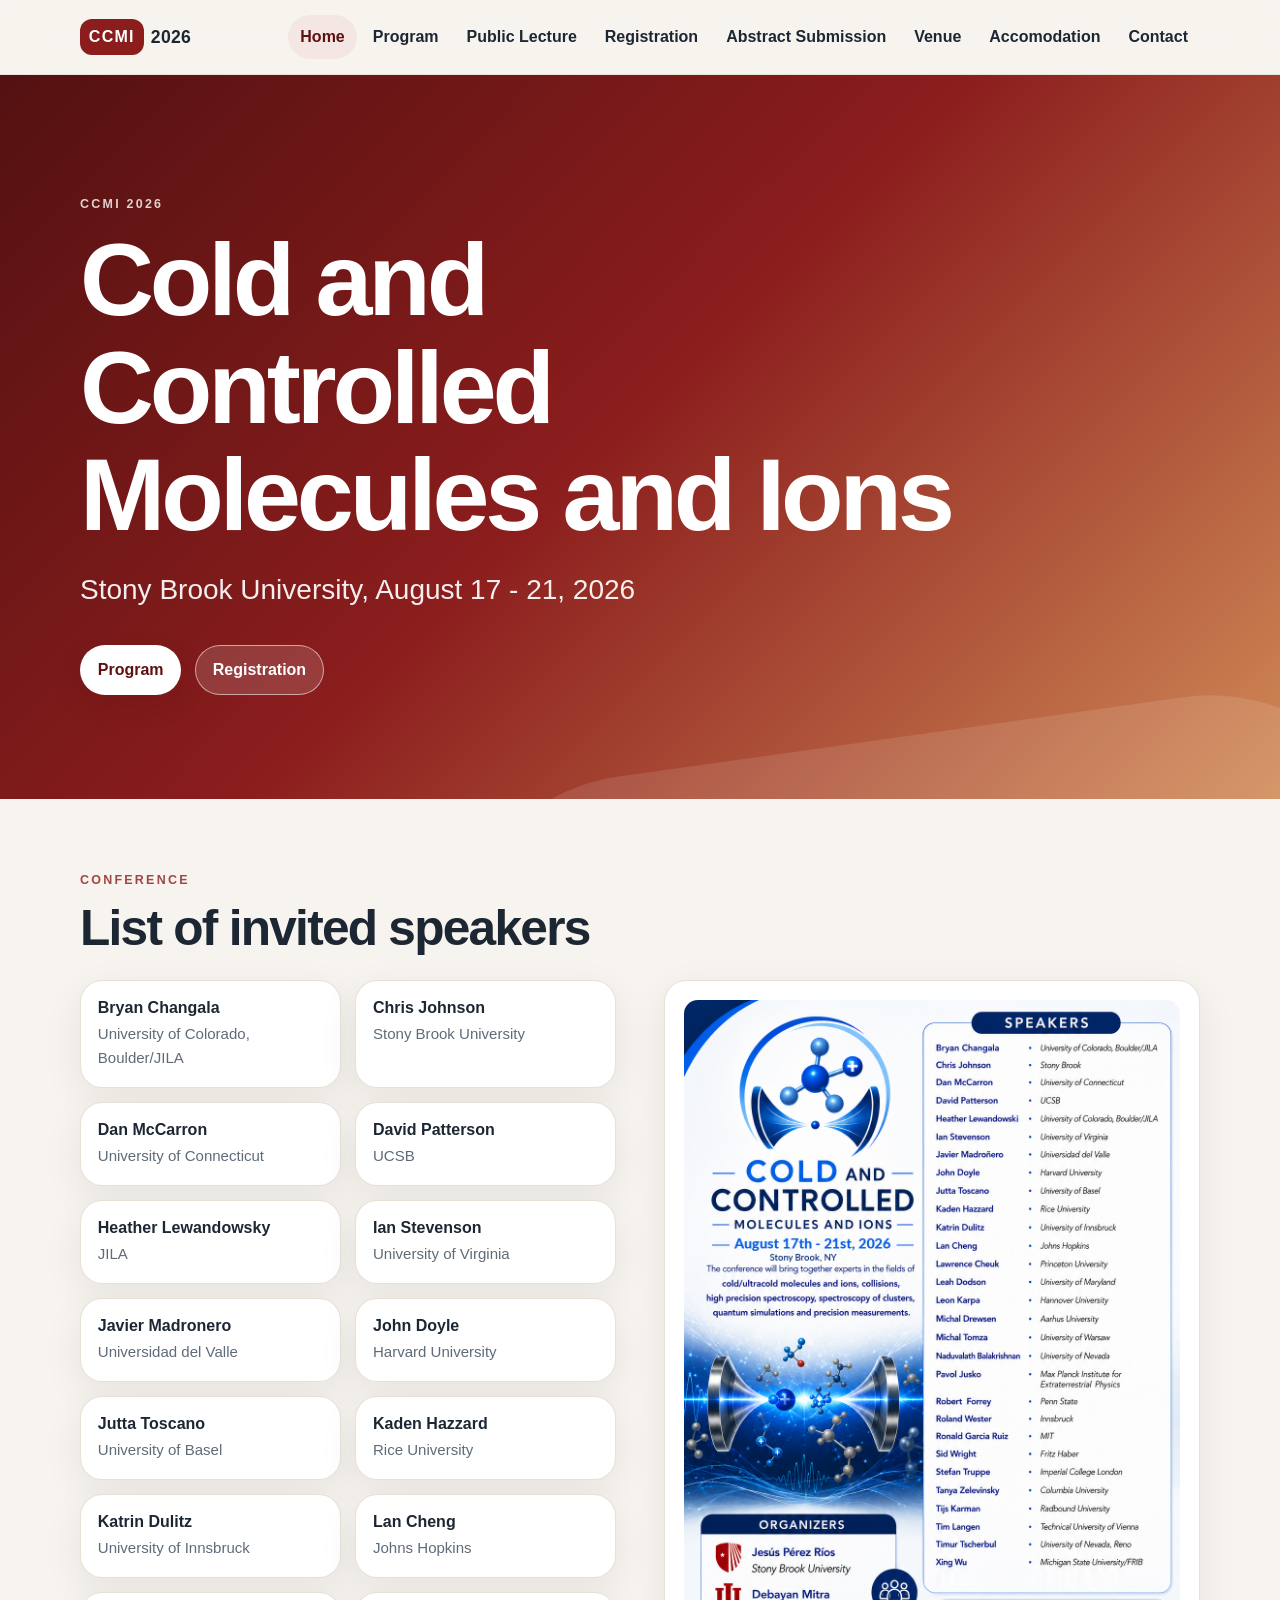
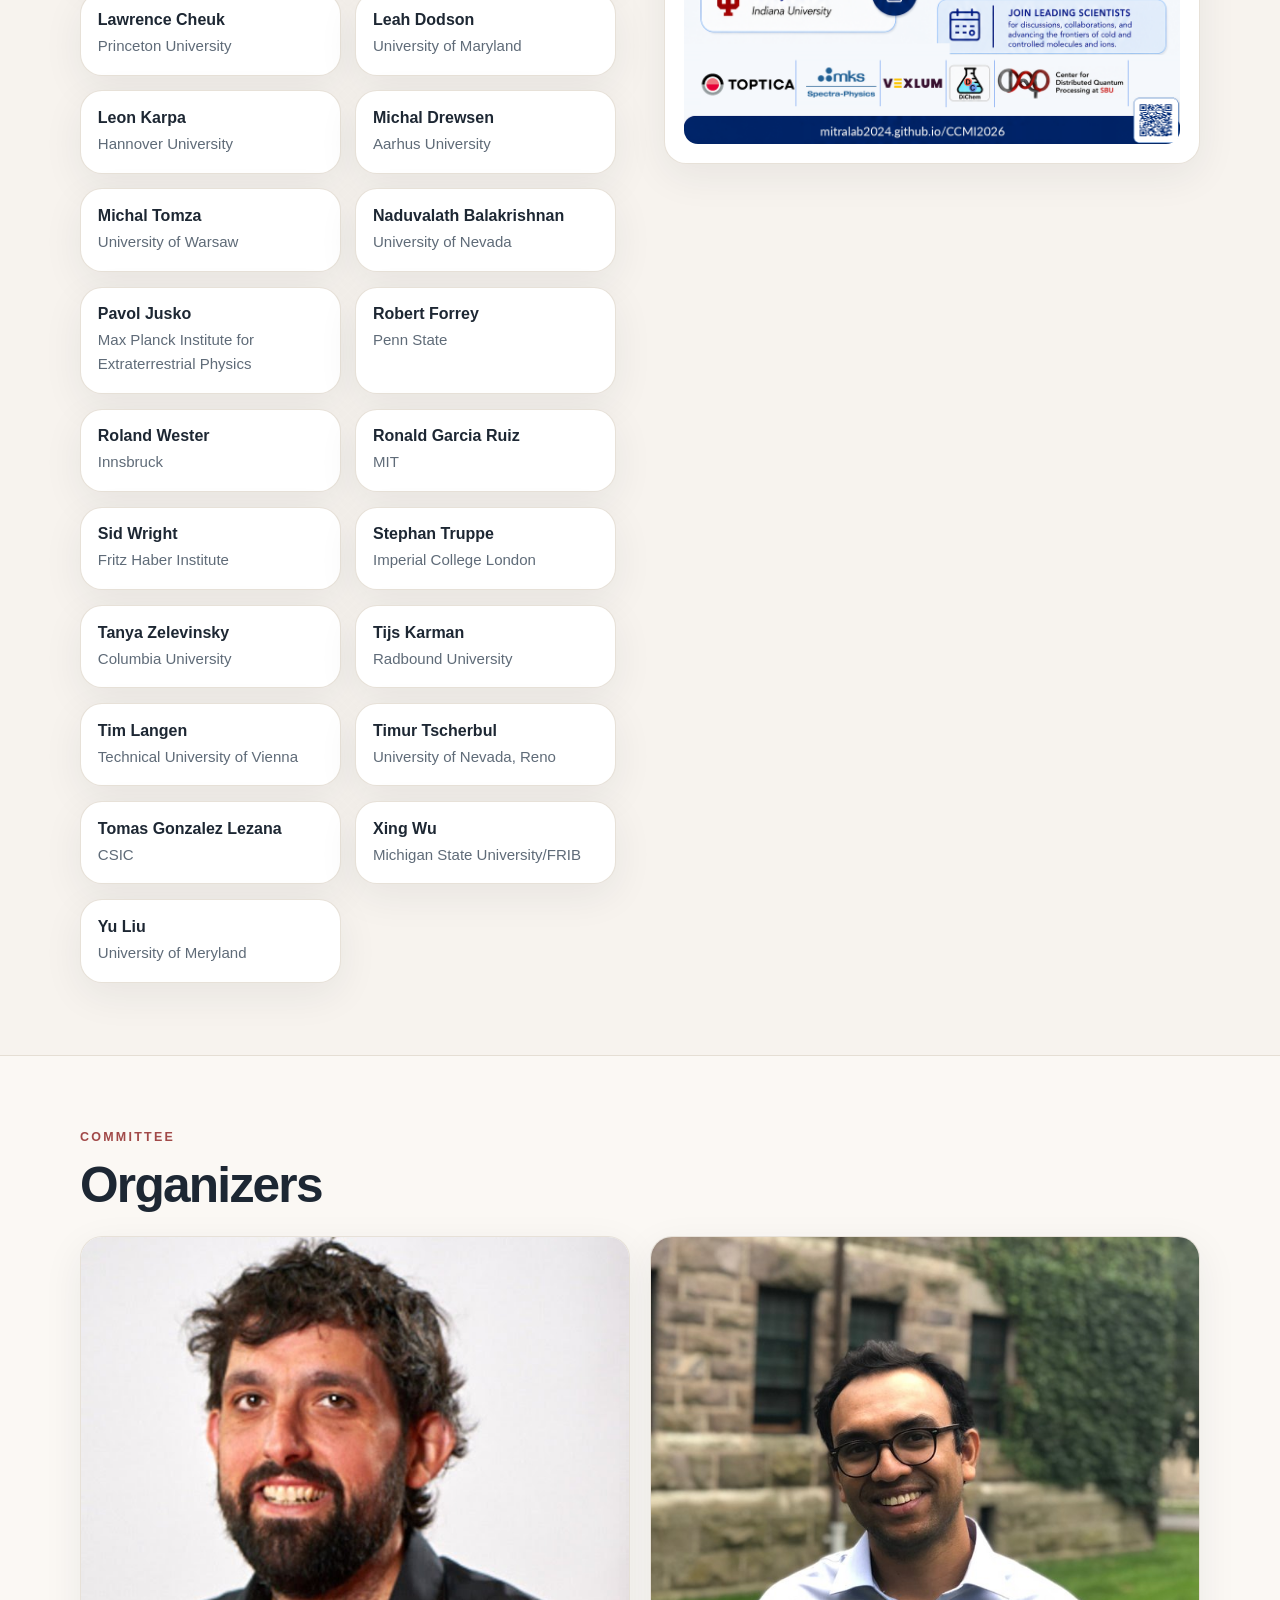
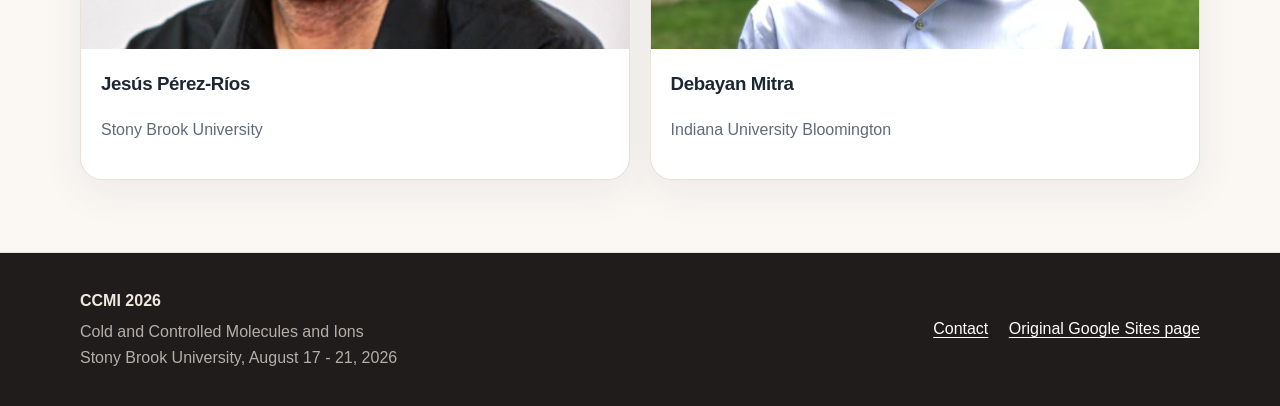
<file: index.html>
<!doctype html>
<html lang="en">
<head>
  <meta charset="utf-8">
  <meta name="viewport" content="width=device-width, initial-scale=1">
  <title>Home | CCMI 2026</title>
  <meta name="description" content="Cold and Controlled Molecules and Ions, Stony Brook University, August 17 - 21, 2026.">
  <meta name="google-site-verification" content="w68Z3fthPBbax9N0cDsS-JQqRQEaWdA3d3wQGxd3zi4">
  <link rel="stylesheet" href="assets/css/styles.css">
</head>
<body>
  <a class="skip-link" href="#main">Skip to main content</a>
  <header class="site-header">
    <div class="container nav-wrap">
      <a class="brand" href="index.html" aria-label="CCMI 2026 Home">
        <span class="brand-mark">CCMI</span>
        <span class="brand-text">2026</span>
      </a>
      <button class="nav-toggle" type="button" aria-expanded="false" aria-controls="site-nav">
        <span class="sr-only">Toggle navigation</span>
        <span></span><span></span><span></span>
      </button>
      <nav id="site-nav" class="site-nav" aria-label="Primary navigation">
          <a class="active" href="index.html" aria-current="page">Home</a>
          <a class="" href="program/">Program</a>
          <a class="" href="public-lecture/">Public Lecture</a>
          <a class="" href="registration/">Registration</a>
          <a class="" href="abstract-submission/">Abstract Submission</a>
          <a class="" href="venue/">Venue</a>
          <a class="" href="accomodation/">Accomodation</a>
          <a class="" href="contact/">Contact</a>
      </nav>
    </div>
  </header>

  <main id="main">

    <section class="hero">
      <div class="container hero-inner">
        <p class="eyebrow">CCMI 2026</p>
        <h1>Cold and Controlled Molecules and Ions</h1>
        <p class="hero-subtitle">Stony Brook University, August 17 - 21, 2026</p>
        <div class="hero-actions">
          <a class="button primary" href="program/">Program</a>
          <a class="button secondary" href="registration/">Registration</a>
        </div>
      </div>
    </section>

    <section class="section">
      <div class="container">
        <div class="section-heading">
          <p class="eyebrow">Conference</p>
          <h2>List of invited speakers</h2>
        </div>
        <div class="speakers-layout">
          <div class="speaker-list">
        <div class="speaker-grid">

          <article class="speaker-card">
            <h3>Bryan Changala</h3>
            <p>University of Colorado, Boulder/JILA</p>
          </article>

          <article class="speaker-card">
            <h3>Chris Johnson</h3>
            <p>Stony Brook University</p>
          </article>

          <article class="speaker-card">
            <h3>Dan McCarron</h3>
            <p>University of Connecticut</p>
          </article>

          <article class="speaker-card">
            <h3>David Patterson</h3>
            <p>UCSB</p>
          </article>

          <article class="speaker-card">
            <h3>Heather Lewandowsky</h3>
            <p>JILA</p>
          </article>

          <article class="speaker-card">
            <h3>Ian Stevenson</h3>
            <p>University of Virginia</p>
          </article>

          <article class="speaker-card">
            <h3>Javier Madronero</h3>
            <p>Universidad del Valle</p>
          </article>

          <article class="speaker-card">
            <h3>John Doyle</h3>
            <p>Harvard University</p>
          </article>

          <article class="speaker-card">
            <h3>Jutta Toscano</h3>
            <p>University of Basel</p>
          </article>

          <article class="speaker-card">
            <h3>Kaden Hazzard</h3>
            <p>Rice University</p>
          </article>

          <article class="speaker-card">
            <h3>Katrin Dulitz</h3>
            <p>University of Innsbruck</p>
          </article>

          <article class="speaker-card">
            <h3>Lan Cheng</h3>
            <p>Johns Hopkins</p>
          </article>

          <article class="speaker-card">
            <h3>Lawrence Cheuk</h3>
            <p>Princeton University</p>
          </article>

          <article class="speaker-card">
            <h3>Leah Dodson</h3>
            <p>University of Maryland</p>
          </article>

          <article class="speaker-card">
            <h3>Leon Karpa</h3>
            <p>Hannover University</p>
          </article>

          <article class="speaker-card">
            <h3>Michal Drewsen</h3>
            <p>Aarhus University</p>
          </article>

          <article class="speaker-card">
            <h3>Michal Tomza</h3>
            <p>University of Warsaw</p>
          </article>

          <article class="speaker-card">
            <h3>Naduvalath Balakrishnan</h3>
            <p>University of Nevada</p>
          </article>

          <article class="speaker-card">
            <h3>Pavol Jusko</h3>
            <p>Max Planck Institute for Extraterrestrial Physics</p>
          </article>

          <article class="speaker-card">
            <h3>Robert Forrey</h3>
            <p>Penn State</p>
          </article>

          <article class="speaker-card">
            <h3>Roland Wester</h3>
            <p>Innsbruck</p>
          </article>

          <article class="speaker-card">
            <h3>Ronald Garcia Ruiz</h3>
            <p>MIT</p>
          </article>

          <article class="speaker-card">
            <h3>Sid Wright</h3>
            <p>Fritz Haber Institute</p>
          </article>

          <article class="speaker-card">
            <h3>Stephan Truppe</h3>
            <p>Imperial College London</p>
          </article>

          <article class="speaker-card">
            <h3>Tanya Zelevinsky</h3>
            <p>Columbia University</p>
          </article>

          <article class="speaker-card">
            <h3>Tijs Karman</h3>
            <p>Radbound University</p>
          </article>

          <article class="speaker-card">
            <h3>Tim Langen</h3>
            <p>Technical University of Vienna</p>
          </article>

          <article class="speaker-card">
            <h3>Timur Tscherbul</h3>
            <p>University of Nevada, Reno</p>
          </article>

          <article class="speaker-card">
            <h3>Tomas Gonzalez Lezana</h3>
            <p>CSIC</p>
          </article>

          <article class="speaker-card">
            <h3>Xing Wu</h3>
            <p>Michigan State University/FRIB</p>
          </article>

          <article class="speaker-card">
            <h3>Yu Liu</h3>
            <p>University of Meryland</p>
          </article>
        </div>
          </div>
          <aside class="speaker-image-card" aria-label="CCMI 2026 conference graphic">
            <img src="assets/img/ccmi-2026-speakers.png" alt="CCMI 2026 Cold and Controlled Molecules and Ions Conference graphic" loading="lazy">
          </aside>
        </div>
      </div>
    </section>

    <section class="section alt-section">
      <div class="container">
        <div class="section-heading">
          <p class="eyebrow">Committee</p>
          <h2>Organizers</h2>
        </div>
        <div class="person-grid">

          <article class="person-card">
            <img src="assets/img/jesus-perez-rios.jpg" alt="Jesús Pérez-Ríos" loading="lazy">
            <div class="person-card-body">
              <h3>Jesús Pérez-Ríos</h3>
              <p>Stony Brook University</p>
            </div>
          </article>

          <article class="person-card">
            <img src="assets/img/debayan-mitra.jpg" alt="Debayan Mitra" loading="lazy">
            <div class="person-card-body">
              <h3>Debayan Mitra</h3>
              <p>Indiana University Bloomington</p>
            </div>
          </article>
        </div>
      </div>
    </section>

  </main>

  <footer class="site-footer">
    <div class="container footer-grid">
      <div>
        <strong>CCMI 2026</strong>
        <p>Cold and Controlled Molecules and Ions<br>Stony Brook University, August 17 - 21, 2026</p>
      </div>
      <div>
        <a href="contact/">Contact</a>
        <a href="https://sites.google.com/iu.edu/ccmi2026">Original Google Sites page</a>
      </div>
    </div>
  </footer>
  <script src="assets/js/main.js"></script>
</body>
</html>
</file>
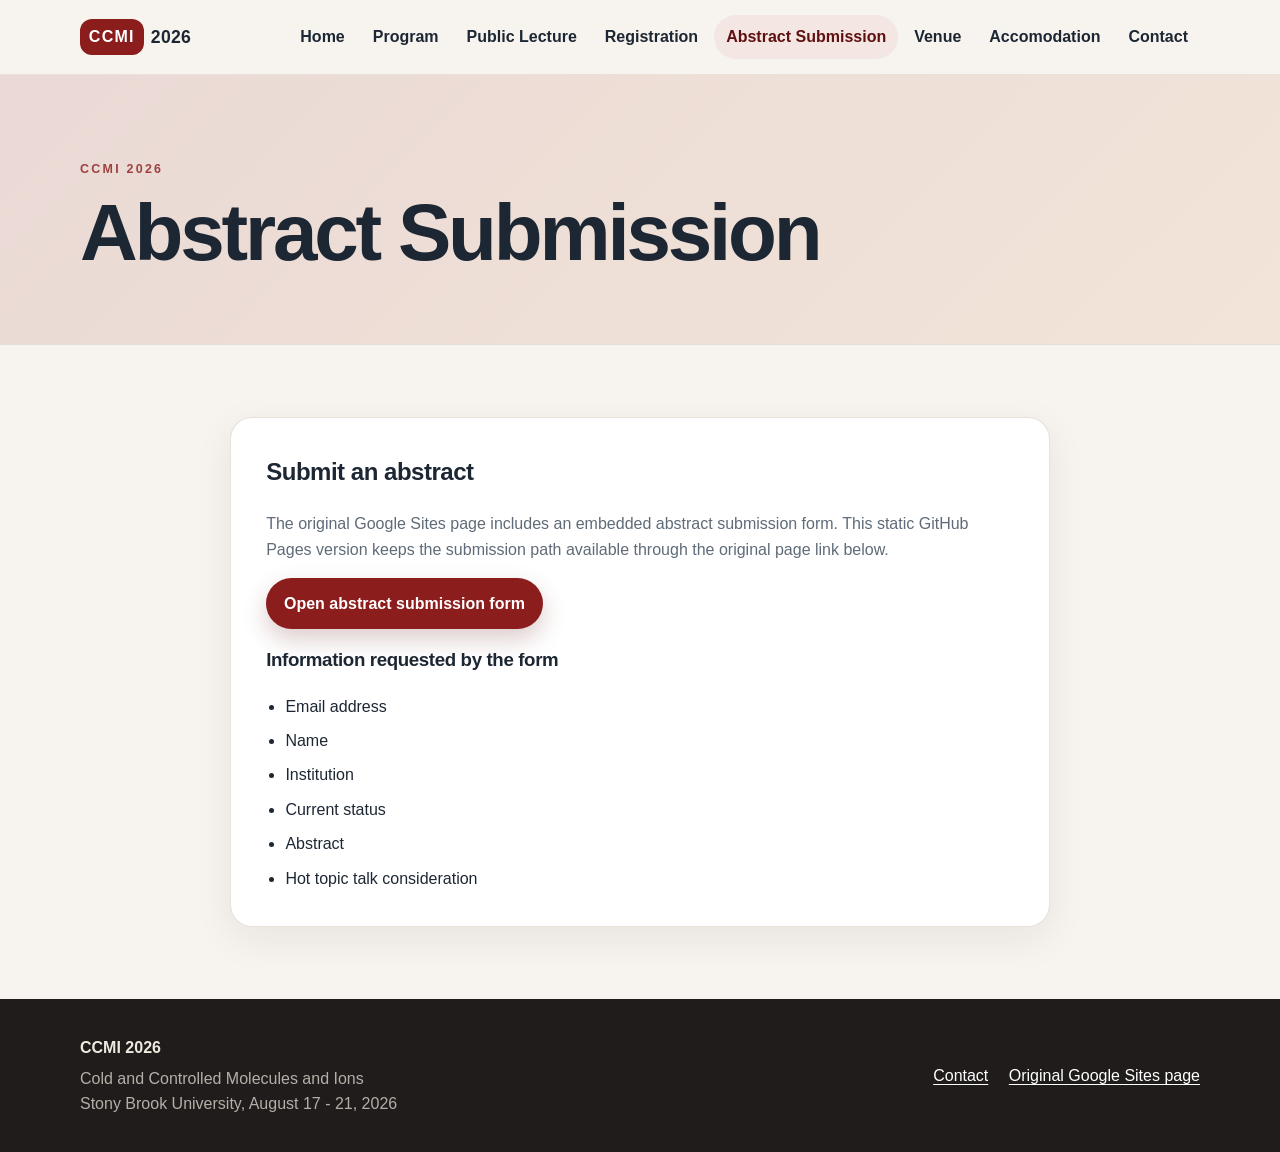
<file: abstract-submission/index.html>
<!doctype html>
<html lang="en">
<head>
  <meta charset="utf-8">
  <meta name="viewport" content="width=device-width, initial-scale=1">
  <title>Abstract Submission | CCMI 2026</title>
  <meta name="description" content="CCMI 2026 abstract submission information.">
  <meta name="google-site-verification" content="w68Z3fthPBbax9N0cDsS-JQqRQEaWdA3d3wQGxd3zi4">
  <link rel="stylesheet" href="../assets/css/styles.css">
</head>
<body>
  <a class="skip-link" href="#main">Skip to main content</a>
  <header class="site-header">
    <div class="container nav-wrap">
      <a class="brand" href="../index.html" aria-label="CCMI 2026 Home">
        <span class="brand-mark">CCMI</span>
        <span class="brand-text">2026</span>
      </a>
      <button class="nav-toggle" type="button" aria-expanded="false" aria-controls="site-nav">
        <span class="sr-only">Toggle navigation</span>
        <span></span><span></span><span></span>
      </button>
      <nav id="site-nav" class="site-nav" aria-label="Primary navigation">
          <a class="" href="../index.html">Home</a>
          <a class="" href="../program/">Program</a>
          <a class="" href="../public-lecture/">Public Lecture</a>
          <a class="" href="../registration/">Registration</a>
          <a class="active" href="../abstract-submission/" aria-current="page">Abstract Submission</a>
          <a class="" href="../venue/">Venue</a>
          <a class="" href="../accomodation/">Accomodation</a>
          <a class="" href="../contact/">Contact</a>
      </nav>
    </div>
  </header>

  <main id="main">

    <section class="page-hero">
      <div class="container">
        <p class="eyebrow">CCMI 2026</p>
        <h1>Abstract Submission</h1>
      </div>
    </section>
    <section class="section">
      <div class="container narrow">
        <div class="content-card">
          <h2>Submit an abstract</h2>
          <p>The original Google Sites page includes an embedded abstract submission form. This static GitHub Pages version keeps the submission path available through the original page link below.</p>
          <p><a class="button primary" href="https://sites.google.com/iu.edu/ccmi2026/abstract-submission">Open abstract submission form</a></p>
          <h3>Information requested by the form</h3>
          <ul class="check-list">
            <li>Email address</li>
            <li>Name</li>
            <li>Institution</li>
            <li>Current status</li>
            <li>Abstract</li>
            <li>Hot topic talk consideration</li>
          </ul>
          <!-- Maintainer note: If you have the Google Forms embed URL, replace the button above with an iframe such as:
          <iframe src="PASTE_GOOGLE_FORMS_EMBED_URL_HERE" width="100%" height="1200" frameborder="0" marginheight="0" marginwidth="0">Loading...</iframe>
          -->
        </div>
      </div>
    </section>

  </main>

  <footer class="site-footer">
    <div class="container footer-grid">
      <div>
        <strong>CCMI 2026</strong>
        <p>Cold and Controlled Molecules and Ions<br>Stony Brook University, August 17 - 21, 2026</p>
      </div>
      <div>
        <a href="../contact/">Contact</a>
        <a href="https://sites.google.com/iu.edu/ccmi2026">Original Google Sites page</a>
      </div>
    </div>
  </footer>
  <script src="../assets/js/main.js"></script>
</body>
</html>
</file>
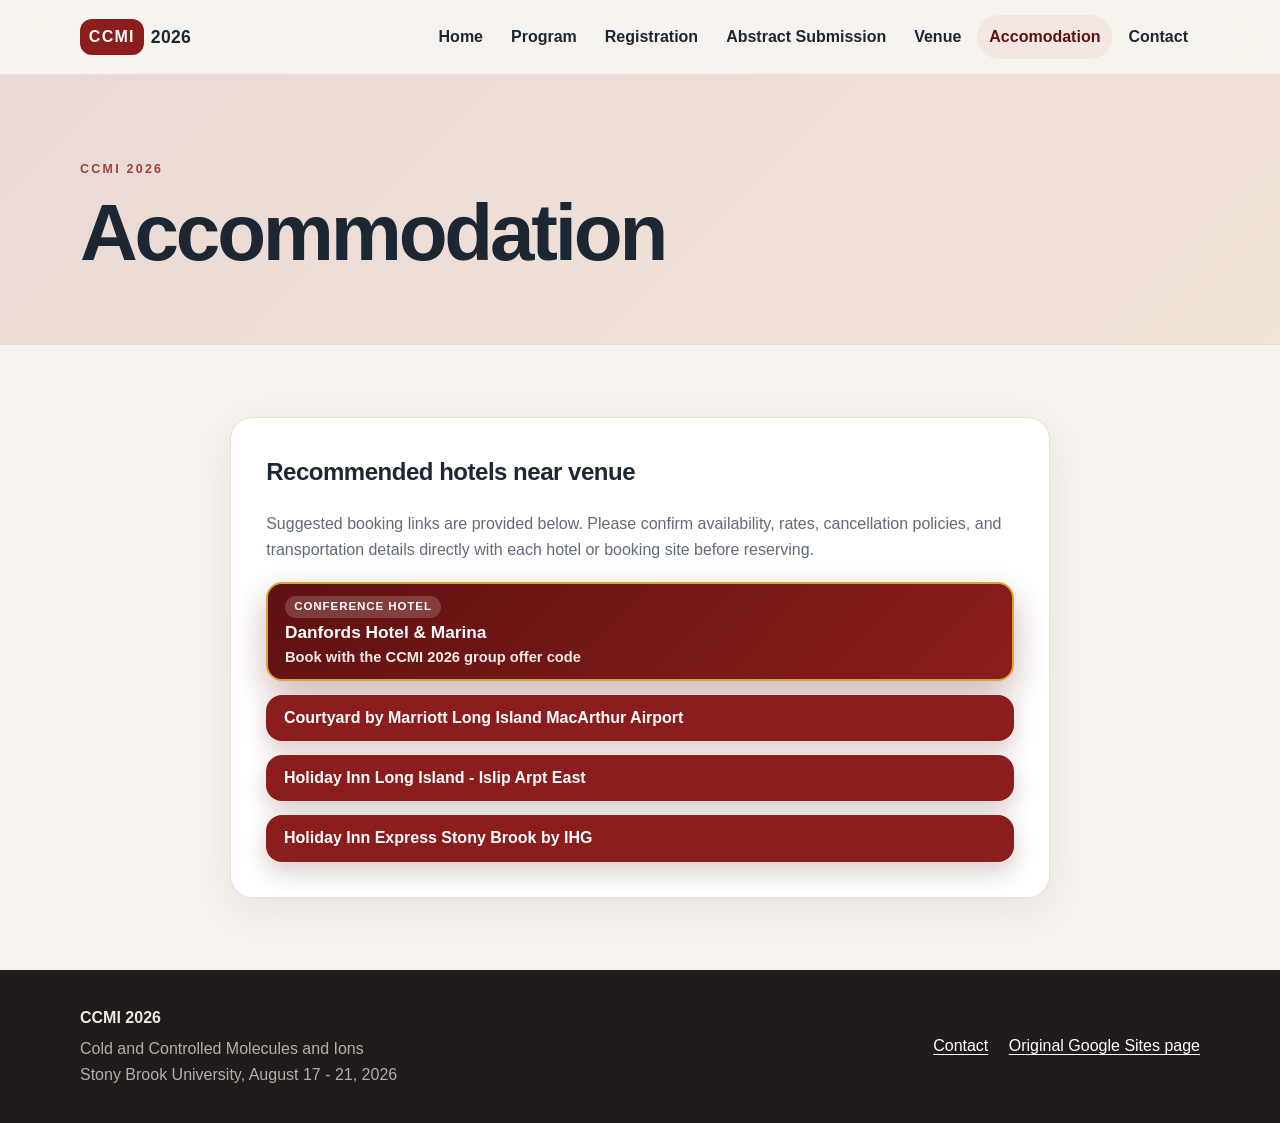
<file: accommodation/index.html>
<!doctype html>
<html lang="en">
<head>
  <meta charset="utf-8">
  <meta name="viewport" content="width=device-width, initial-scale=1">
  <title>Accommodation | CCMI 2026</title>
  <meta name="description" content="CCMI 2026 accommodation information.">
  <meta name="google-site-verification" content="w68Z3fthPBbax9N0cDsS-JQqRQEaWdA3d3wQGxd3zi4">
  <link rel="stylesheet" href="../assets/css/styles.css">
</head>
<body>
  <a class="skip-link" href="#main">Skip to main content</a>
  <header class="site-header">
    <div class="container nav-wrap">
      <a class="brand" href="../index.html" aria-label="CCMI 2026 Home">
        <span class="brand-mark">CCMI</span>
        <span class="brand-text">2026</span>
      </a>
      <button class="nav-toggle" type="button" aria-expanded="false" aria-controls="site-nav">
        <span class="sr-only">Toggle navigation</span>
        <span></span><span></span><span></span>
      </button>
      <nav id="site-nav" class="site-nav" aria-label="Primary navigation">
          <a class="" href="../index.html">Home</a>
          <a class="" href="../program/">Program</a>
          <a class="" href="../registration/">Registration</a>
          <a class="" href="../abstract-submission/">Abstract Submission</a>
          <a class="" href="../venue/">Venue</a>
          <a class="active" href="../accomodation/" aria-current="page">Accomodation</a>
          <a class="" href="../contact/">Contact</a>
      </nav>
    </div>
  </header>

  <main id="main">

    <section class="page-hero">
      <div class="container">
        <p class="eyebrow">CCMI 2026</p>
        <h1>Accommodation</h1>
      </div>
    </section>
    <section class="section">
      <div class="container narrow">
        <div class="content-card">
          <h2>Recommended hotels near venue</h2>
          <p>Suggested booking links are provided below. Please confirm availability, rates, cancellation policies, and transportation details directly with each hotel or booking site before reserving.</p>
          <div class="hotel-links" aria-label="Recommended hotel booking links">
          <a class="button primary conference-hotel" href="https://reservations.danfords.com/promo?offerCode=2026PHYS26&amp;hotel=PVDDHM" target="_blank" rel="noopener noreferrer">
            <span class="hotel-badge">Conference hotel</span>
            <span class="hotel-name">Danfords Hotel &amp; Marina</span>
            <span class="hotel-note">Book with the CCMI 2026 group offer code</span>
          </a>
          <a class="button primary" href="https://www.expedia.com/Ronkonkoma-Hotels-Courtyard-By-Marriott-Long-Island-MacArthur-Airport.h854422.Hotel-Information?chkin=2026-08-17&amp;chkout=2026-08-21&amp;x_pwa=1&amp;rfrr=HSR&amp;pwa_ts=1782350619788&amp;referrerUrl=aHR0cHM6Ly93d3cuZXhwZWRpYS5jb20vSG90ZWwtU2VhcmNo&amp;useRewards=false&amp;rm1=a2&amp;regionId=147546&amp;destination=Port+Jefferson%2C+New+York%2C+United+States+of+America&amp;destType=MARKET&amp;latLong=40.946487%2C-73.069275&amp;sort=RECOMMENDED&amp;top_dp=728&amp;top_cur=USD&amp;userIntent=&amp;selectedRoomType=328255703&amp;selectedRatePlan=408297466&amp;categorySearch=any_option&amp;searchId=fa1b557d-c698-483f-8530-38808825b79a" target="_blank" rel="noopener noreferrer">Courtyard by Marriott Long Island MacArthur Airport</a>
          <a class="button primary" href="https://www.expedia.com/Holtsville-Hotels-Holiday-Inn-Long-Island-Islip-Arpt-East.h45474763.Hotel-Information?chkin=2026-08-17&amp;chkout=2026-08-21&amp;x_pwa=1&amp;rfrr=HSR&amp;pwa_ts=1782350619778&amp;referrerUrl=aHR0cHM6Ly93d3cuZXhwZWRpYS5jb20vSG90ZWwtU2VhcmNo&amp;useRewards=false&amp;rm1=a2&amp;regionId=147546&amp;destination=Port+Jefferson%2C+New+York%2C+United+States+of+America&amp;destType=MARKET&amp;latLong=40.946487%2C-73.069275&amp;sort=RECOMMENDED&amp;top_dp=625&amp;top_cur=USD&amp;userIntent=&amp;selectedRoomType=216743549&amp;selectedRatePlan=380405056&amp;categorySearch=any_option&amp;searchId=fa1b557d-c698-483f-8530-38808825b79a" target="_blank" rel="noopener noreferrer">Holiday Inn Long Island - Islip Arpt East</a>
          <a class="button primary" href="https://www.expedia.com/Centereach-Hotels-Holiday-Inn-Express-Stony-Brook-By-IHG.h13198.Hotel-Information?chkin=2026-08-17&amp;chkout=2026-08-21&amp;x_pwa=1&amp;rfrr=HSR&amp;pwa_ts=1782350610269&amp;referrerUrl=aHR0cHM6Ly93d3cuZXhwZWRpYS5jb20vSG90ZWwtU2VhcmNo&amp;useRewards=false&amp;rm1=a2&amp;regionId=147546&amp;destination=Port+Jefferson%2C+New+York%2C+United+States+of+America&amp;destType=MARKET&amp;latLong=40.946487%2C-73.069275&amp;sort=RECOMMENDED&amp;top_dp=913&amp;top_cur=USD&amp;userIntent=&amp;selectedRoomType=267815&amp;selectedRatePlan=380338205&amp;categorySearch=any_option&amp;searchId=fa1b557d-c698-483f-8530-38808825b79a" target="_blank" rel="noopener noreferrer">Holiday Inn Express Stony Brook by IHG</a>
          </div>
        </div>
      </div>
    </section>

  </main>

  <footer class="site-footer">
    <div class="container footer-grid">
      <div>
        <strong>CCMI 2026</strong>
        <p>Cold and Controlled Molecules and Ions<br>Stony Brook University, August 17 - 21, 2026</p>
      </div>
      <div>
        <a href="../contact/">Contact</a>
        <a href="https://sites.google.com/iu.edu/ccmi2026">Original Google Sites page</a>
      </div>
    </div>
  </footer>
  <script src="../assets/js/main.js"></script>
</body>
</html>
</file>
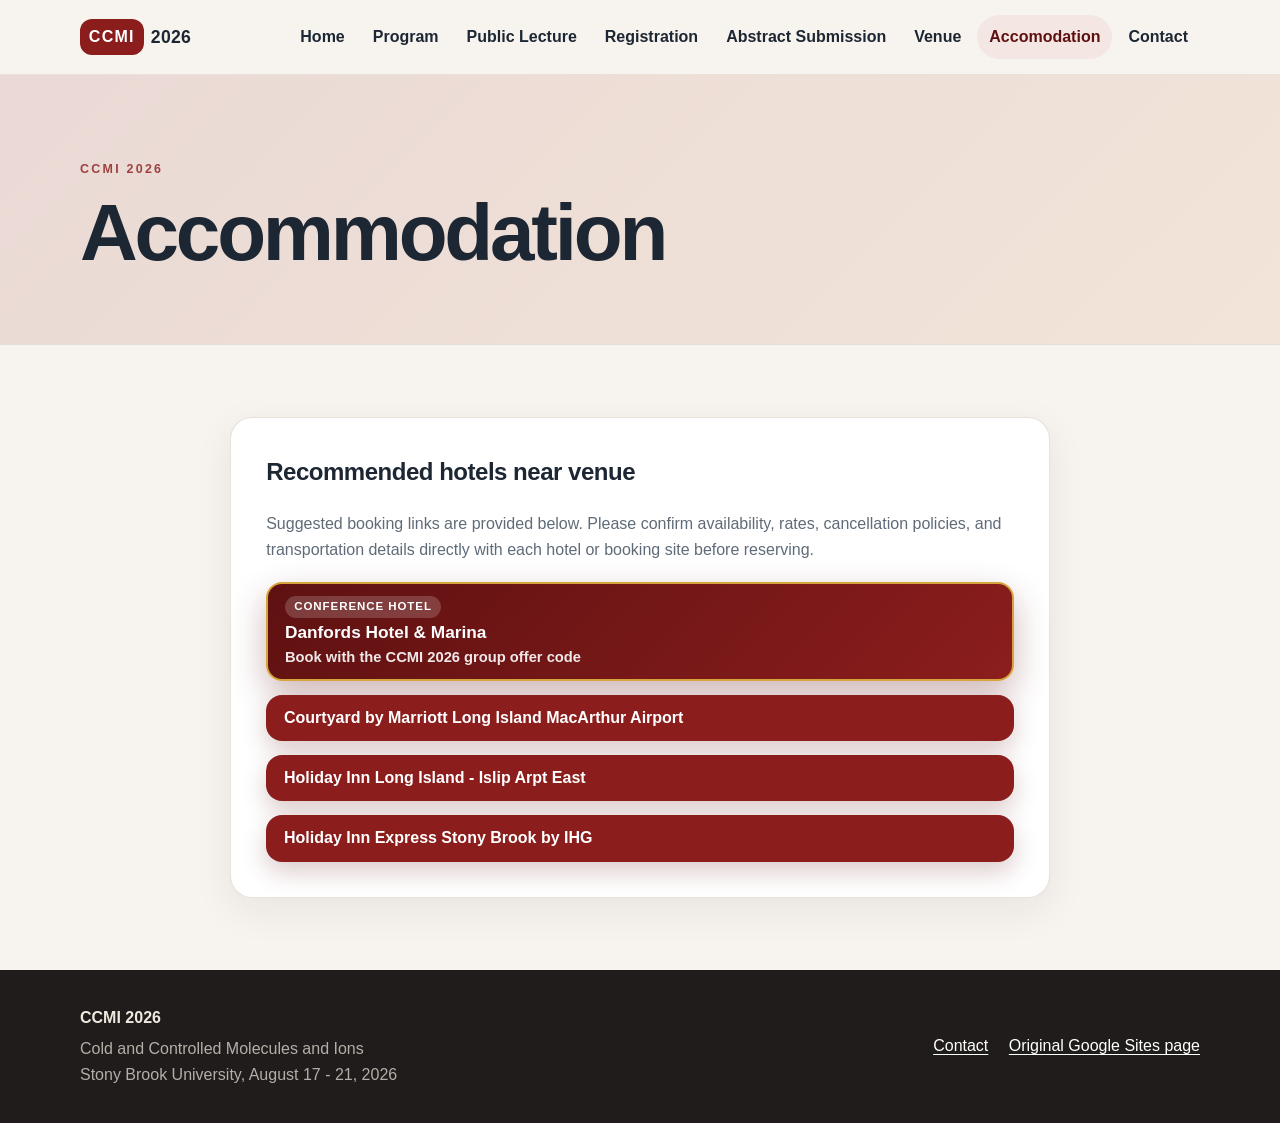
<file: accomodation/index.html>
<!doctype html>
<html lang="en">
<head>
  <meta charset="utf-8">
  <meta name="viewport" content="width=device-width, initial-scale=1">
  <title>Accommodation | CCMI 2026</title>
  <meta name="description" content="CCMI 2026 accommodation information.">
  <meta name="google-site-verification" content="w68Z3fthPBbax9N0cDsS-JQqRQEaWdA3d3wQGxd3zi4">
  <link rel="stylesheet" href="../assets/css/styles.css">
</head>
<body>
  <a class="skip-link" href="#main">Skip to main content</a>
  <header class="site-header">
    <div class="container nav-wrap">
      <a class="brand" href="../index.html" aria-label="CCMI 2026 Home">
        <span class="brand-mark">CCMI</span>
        <span class="brand-text">2026</span>
      </a>
      <button class="nav-toggle" type="button" aria-expanded="false" aria-controls="site-nav">
        <span class="sr-only">Toggle navigation</span>
        <span></span><span></span><span></span>
      </button>
      <nav id="site-nav" class="site-nav" aria-label="Primary navigation">
          <a class="" href="../index.html">Home</a>
          <a class="" href="../program/">Program</a>
          <a class="" href="../public-lecture/">Public Lecture</a>
          <a class="" href="../registration/">Registration</a>
          <a class="" href="../abstract-submission/">Abstract Submission</a>
          <a class="" href="../venue/">Venue</a>
          <a class="active" href="../accomodation/" aria-current="page">Accomodation</a>
          <a class="" href="../contact/">Contact</a>
      </nav>
    </div>
  </header>

  <main id="main">

    <section class="page-hero">
      <div class="container">
        <p class="eyebrow">CCMI 2026</p>
        <h1>Accommodation</h1>
      </div>
    </section>
    <section class="section">
      <div class="container narrow">
        <div class="content-card">
          <h2>Recommended hotels near venue</h2>
          <p>Suggested booking links are provided below. Please confirm availability, rates, cancellation policies, and transportation details directly with each hotel or booking site before reserving.</p>
          <div class="hotel-links" aria-label="Recommended hotel booking links">
          <a class="button primary conference-hotel" href="https://reservations.danfords.com/promo?offerCode=2026PHYS26&amp;hotel=PVDDHM" target="_blank" rel="noopener noreferrer">
            <span class="hotel-badge">Conference hotel</span>
            <span class="hotel-name">Danfords Hotel &amp; Marina</span>
            <span class="hotel-note">Book with the CCMI 2026 group offer code</span>
          </a>
          <a class="button primary" href="https://www.expedia.com/Ronkonkoma-Hotels-Courtyard-By-Marriott-Long-Island-MacArthur-Airport.h854422.Hotel-Information?chkin=2026-08-17&amp;chkout=2026-08-21&amp;x_pwa=1&amp;rfrr=HSR&amp;pwa_ts=1782350619788&amp;referrerUrl=aHR0cHM6Ly93d3cuZXhwZWRpYS5jb20vSG90ZWwtU2VhcmNo&amp;useRewards=false&amp;rm1=a2&amp;regionId=147546&amp;destination=Port+Jefferson%2C+New+York%2C+United+States+of+America&amp;destType=MARKET&amp;latLong=40.946487%2C-73.069275&amp;sort=RECOMMENDED&amp;top_dp=728&amp;top_cur=USD&amp;userIntent=&amp;selectedRoomType=328255703&amp;selectedRatePlan=408297466&amp;categorySearch=any_option&amp;searchId=fa1b557d-c698-483f-8530-38808825b79a" target="_blank" rel="noopener noreferrer">Courtyard by Marriott Long Island MacArthur Airport</a>
          <a class="button primary" href="https://www.expedia.com/Holtsville-Hotels-Holiday-Inn-Long-Island-Islip-Arpt-East.h45474763.Hotel-Information?chkin=2026-08-17&amp;chkout=2026-08-21&amp;x_pwa=1&amp;rfrr=HSR&amp;pwa_ts=1782350619778&amp;referrerUrl=aHR0cHM6Ly93d3cuZXhwZWRpYS5jb20vSG90ZWwtU2VhcmNo&amp;useRewards=false&amp;rm1=a2&amp;regionId=147546&amp;destination=Port+Jefferson%2C+New+York%2C+United+States+of+America&amp;destType=MARKET&amp;latLong=40.946487%2C-73.069275&amp;sort=RECOMMENDED&amp;top_dp=625&amp;top_cur=USD&amp;userIntent=&amp;selectedRoomType=216743549&amp;selectedRatePlan=380405056&amp;categorySearch=any_option&amp;searchId=fa1b557d-c698-483f-8530-38808825b79a" target="_blank" rel="noopener noreferrer">Holiday Inn Long Island - Islip Arpt East</a>
          <a class="button primary" href="https://www.expedia.com/Centereach-Hotels-Holiday-Inn-Express-Stony-Brook-By-IHG.h13198.Hotel-Information?chkin=2026-08-17&amp;chkout=2026-08-21&amp;x_pwa=1&amp;rfrr=HSR&amp;pwa_ts=1782350610269&amp;referrerUrl=aHR0cHM6Ly93d3cuZXhwZWRpYS5jb20vSG90ZWwtU2VhcmNo&amp;useRewards=false&amp;rm1=a2&amp;regionId=147546&amp;destination=Port+Jefferson%2C+New+York%2C+United+States+of+America&amp;destType=MARKET&amp;latLong=40.946487%2C-73.069275&amp;sort=RECOMMENDED&amp;top_dp=913&amp;top_cur=USD&amp;userIntent=&amp;selectedRoomType=267815&amp;selectedRatePlan=380338205&amp;categorySearch=any_option&amp;searchId=fa1b557d-c698-483f-8530-38808825b79a" target="_blank" rel="noopener noreferrer">Holiday Inn Express Stony Brook by IHG</a>
          </div>
        </div>
      </div>
    </section>

  </main>

  <footer class="site-footer">
    <div class="container footer-grid">
      <div>
        <strong>CCMI 2026</strong>
        <p>Cold and Controlled Molecules and Ions<br>Stony Brook University, August 17 - 21, 2026</p>
      </div>
      <div>
        <a href="../contact/">Contact</a>
        <a href="https://sites.google.com/iu.edu/ccmi2026">Original Google Sites page</a>
      </div>
    </div>
  </footer>
  <script src="../assets/js/main.js"></script>
</body>
</html>
</file>
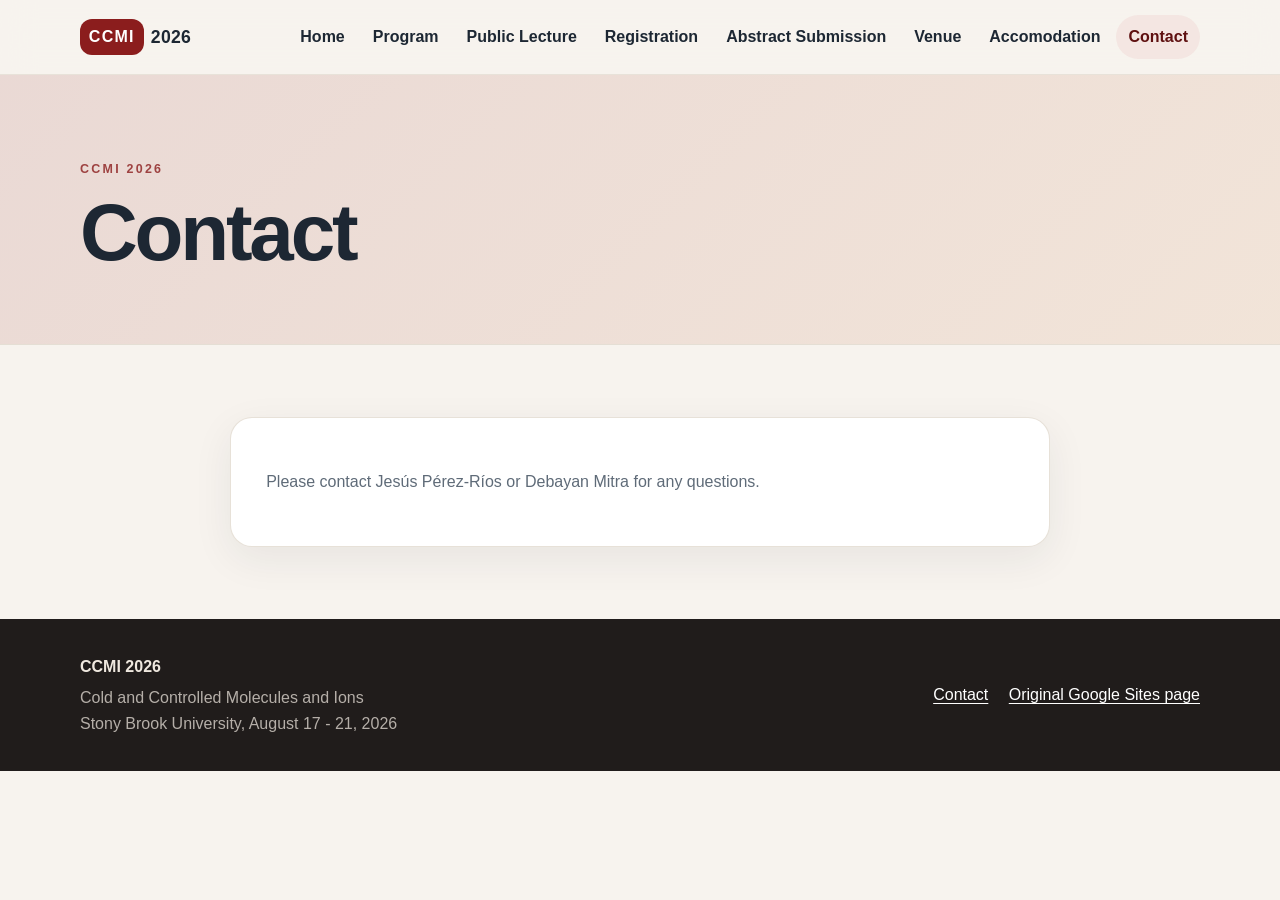
<file: contact/index.html>
<!doctype html>
<html lang="en">
<head>
  <meta charset="utf-8">
  <meta name="viewport" content="width=device-width, initial-scale=1">
  <title>Contact | CCMI 2026</title>
  <meta name="description" content="CCMI 2026 contact information.">
  <meta name="google-site-verification" content="w68Z3fthPBbax9N0cDsS-JQqRQEaWdA3d3wQGxd3zi4">
  <link rel="stylesheet" href="../assets/css/styles.css">
</head>
<body>
  <a class="skip-link" href="#main">Skip to main content</a>
  <header class="site-header">
    <div class="container nav-wrap">
      <a class="brand" href="../index.html" aria-label="CCMI 2026 Home">
        <span class="brand-mark">CCMI</span>
        <span class="brand-text">2026</span>
      </a>
      <button class="nav-toggle" type="button" aria-expanded="false" aria-controls="site-nav">
        <span class="sr-only">Toggle navigation</span>
        <span></span><span></span><span></span>
      </button>
      <nav id="site-nav" class="site-nav" aria-label="Primary navigation">
          <a class="" href="../index.html">Home</a>
          <a class="" href="../program/">Program</a>
          <a class="" href="../public-lecture/">Public Lecture</a>
          <a class="" href="../registration/">Registration</a>
          <a class="" href="../abstract-submission/">Abstract Submission</a>
          <a class="" href="../venue/">Venue</a>
          <a class="" href="../accomodation/">Accomodation</a>
          <a class="active" href="../contact/" aria-current="page">Contact</a>
      </nav>
    </div>
  </header>

  <main id="main">

    <section class="page-hero">
      <div class="container">
        <p class="eyebrow">CCMI 2026</p>
        <h1>Contact</h1>
      </div>
    </section>
    <section class="section">
      <div class="container narrow">
        <div class="content-card">
          <p>Please contact Jesús Pérez-Ríos or Debayan Mitra for any questions.</p>
        </div>
      </div>
    </section>

  </main>

  <footer class="site-footer">
    <div class="container footer-grid">
      <div>
        <strong>CCMI 2026</strong>
        <p>Cold and Controlled Molecules and Ions<br>Stony Brook University, August 17 - 21, 2026</p>
      </div>
      <div>
        <a href="../contact/">Contact</a>
        <a href="https://sites.google.com/iu.edu/ccmi2026">Original Google Sites page</a>
      </div>
    </div>
  </footer>
  <script src="../assets/js/main.js"></script>
</body>
</html>
</file>
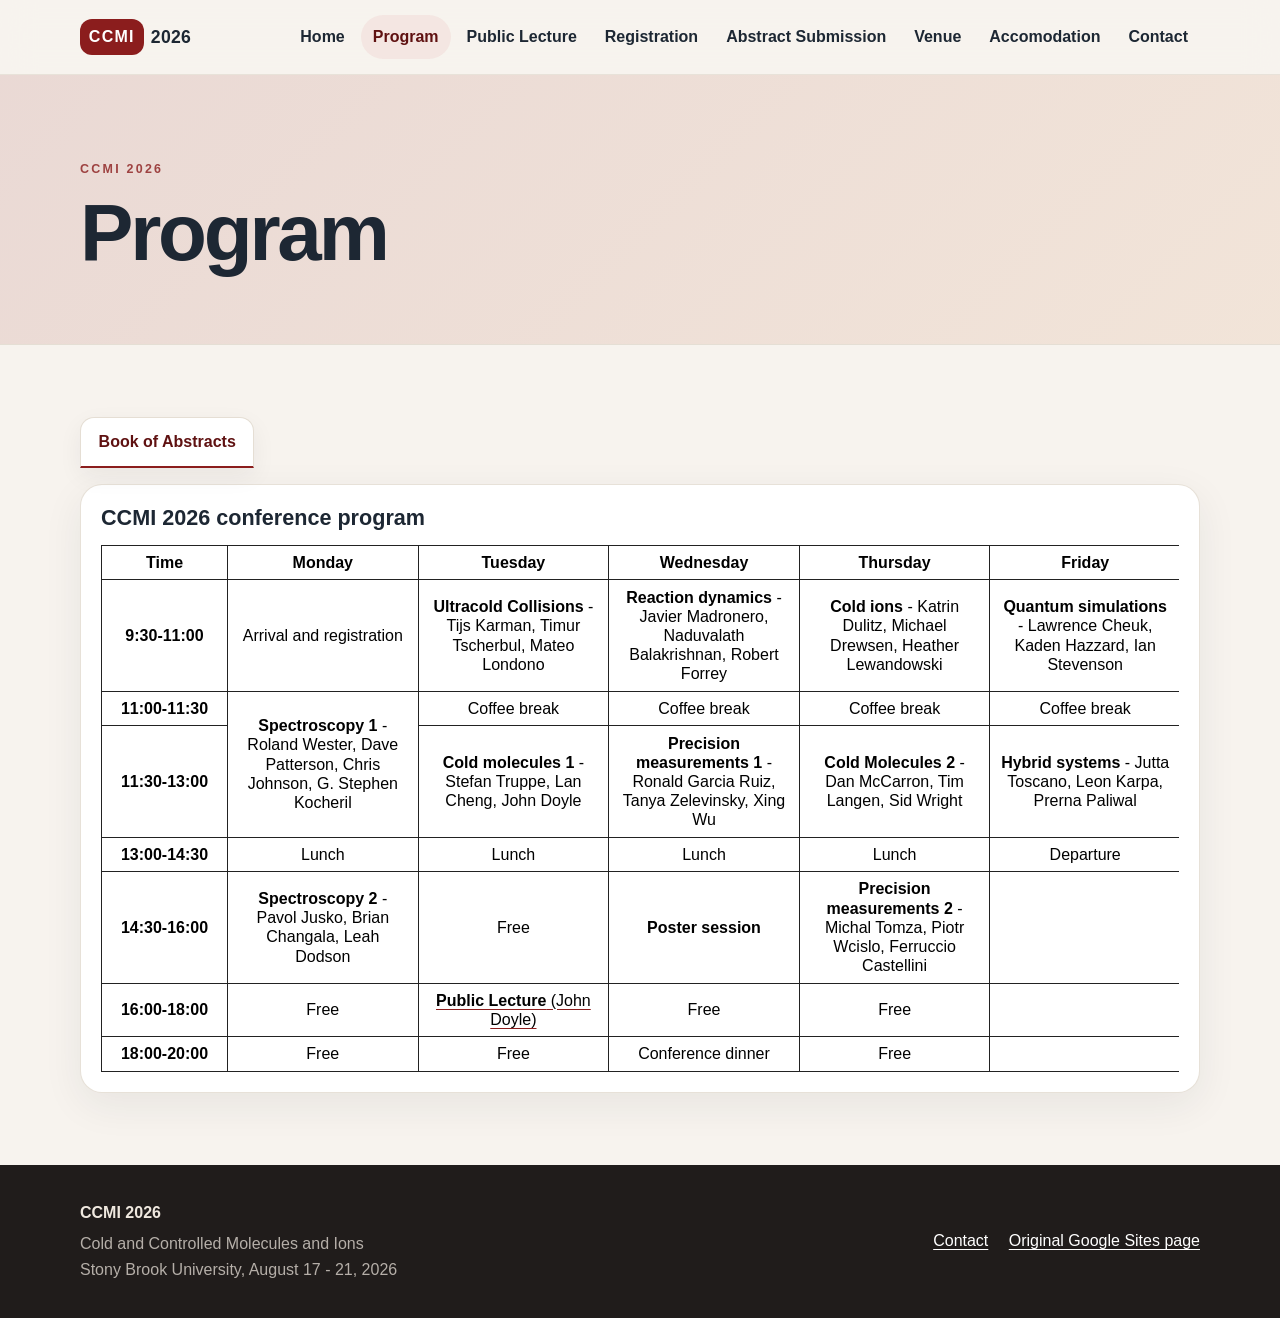
<file: program/index.html>
<!doctype html>
<html lang="en">
<head>
  <meta charset="utf-8">
  <meta name="viewport" content="width=device-width, initial-scale=1">
  <title>Program | CCMI 2026</title>
  <meta name="description" content="CCMI 2026 program.">
  <meta name="google-site-verification" content="w68Z3fthPBbax9N0cDsS-JQqRQEaWdA3d3wQGxd3zi4">
  <link rel="stylesheet" href="../assets/css/styles.css">
  <link rel="stylesheet" href="../assets/css/program.css">
</head>
<body>
  <a class="skip-link" href="#main">Skip to main content</a>
  <header class="site-header">
    <div class="container nav-wrap">
      <a class="brand" href="../index.html" aria-label="CCMI 2026 Home">
        <span class="brand-mark">CCMI</span>
        <span class="brand-text">2026</span>
      </a>
      <button class="nav-toggle" type="button" aria-expanded="false" aria-controls="site-nav">
        <span class="sr-only">Toggle navigation</span>
        <span></span><span></span><span></span>
      </button>
      <nav id="site-nav" class="site-nav" aria-label="Primary navigation">
          <a class="" href="../index.html">Home</a>
          <a class="active" href="../program/" aria-current="page">Program</a>
          <a class="" href="../public-lecture/">Public Lecture</a>
          <a class="" href="../registration/">Registration</a>
          <a class="" href="../abstract-submission/">Abstract Submission</a>
          <a class="" href="../venue/">Venue</a>
          <a class="" href="../accomodation/">Accomodation</a>
          <a class="" href="../contact/">Contact</a>
      </nav>
    </div>
  </header>

  <main id="main">

    <section class="page-hero">
      <div class="container">
        <p class="eyebrow">CCMI 2026</p>
        <h1>Program</h1>
      </div>
    </section>

    <section class="section">
      <div class="container">
        <nav class="program-doc-tabs" aria-label="Program resources">
          <a class="program-doc-tab" href="../assets/pdf/CCMI_2026_Book_of_Abstracts.pdf" target="_blank" rel="noopener noreferrer">Book of Abstracts</a>
        </nav>

        <div class="program-table-card">
          <div class="program-table-scroll" role="region" aria-label="CCMI 2026 program schedule" tabindex="0">
            <table class="program-table">
              <caption>CCMI 2026 conference program</caption>
              <thead>
                <tr>
                  <th class="time-col" scope="col">Time</th>
                  <th scope="col">Monday</th>
                  <th scope="col">Tuesday</th>
                  <th scope="col">Wednesday</th>
                  <th scope="col">Thursday</th>
                  <th scope="col">Friday</th>
                </tr>
              </thead>
              <tbody>
                <tr>
                  <th class="time-col" scope="row">9:30-11:00</th>
                  <td>Arrival and registration</td>
                  <td><strong>Ultracold Collisions</strong> - Tijs Karman, Timur Tscherbul, Mateo Londono</td>
                  <td><strong>Reaction dynamics</strong> - Javier Madronero, Naduvalath Balakrishnan, Robert Forrey</td>
                  <td><strong>Cold ions</strong> - Katrin Dulitz, Michael Drewsen, Heather Lewandowski</td>
                  <td><strong>Quantum simulations</strong> - Lawrence Cheuk, Kaden Hazzard, Ian Stevenson</td>
                </tr>
                <tr>
                  <th class="time-col" scope="row">11:00-11:30</th>
                  <td rowspan="2"><strong>Spectroscopy 1</strong> - Roland Wester, Dave Patterson, Chris Johnson, G. Stephen Kocheril</td>
                  <td>Coffee break</td>
                  <td>Coffee break</td>
                  <td>Coffee break</td>
                  <td>Coffee break</td>
                </tr>
                <tr>
                  <th class="time-col" scope="row">11:30-13:00</th>
                  <td><strong>Cold molecules 1</strong> - Stefan Truppe, Lan Cheng, John Doyle</td>
                  <td><strong>Precision measurements 1</strong> - Ronald Garcia Ruiz, Tanya Zelevinsky, Xing Wu</td>
                  <td><strong>Cold Molecules 2</strong> - Dan McCarron, Tim Langen, Sid Wright</td>
                  <td><strong>Hybrid systems</strong> - Jutta Toscano, Leon Karpa, Prerna Paliwal</td>
                </tr>
                <tr>
                  <th class="time-col" scope="row">13:00-14:30</th>
                  <td>Lunch</td>
                  <td>Lunch</td>
                  <td>Lunch</td>
                  <td>Lunch</td>
                  <td>Departure</td>
                </tr>
                <tr>
                  <th class="time-col" scope="row">14:30-16:00</th>
                  <td><strong>Spectroscopy 2</strong> - Pavol Jusko, Brian Changala, Leah Dodson</td>
                  <td>Free</td>
                  <td><strong>Poster session</strong></td>
                  <td><strong>Precision measurements 2</strong> - Michal Tomza, Piotr Wcislo, Ferruccio Castellini</td>
                  <td class="program-empty" aria-label="No scheduled program"></td>
                </tr>
                <tr>
                  <th class="time-col" scope="row">16:00-18:00</th>
                  <td>Free</td>
                  <td><a class="program-event-link" href="../public-lecture/"><strong>Public Lecture</strong> (John Doyle)</a></td>
                  <td>Free</td>
                  <td>Free</td>
                  <td class="program-empty" aria-label="No scheduled program"></td>
                </tr>
                <tr>
                  <th class="time-col" scope="row">18:00-20:00</th>
                  <td>Free</td>
                  <td>Free</td>
                  <td>Conference dinner</td>
                  <td>Free</td>
                  <td class="program-empty" aria-label="No scheduled program"></td>
                </tr>
              </tbody>
            </table>
          </div>
        </div>
      </div>
    </section>

  </main>

  <footer class="site-footer">
    <div class="container footer-grid">
      <div>
        <strong>CCMI 2026</strong>
        <p>Cold and Controlled Molecules and Ions<br>Stony Brook University, August 17 - 21, 2026</p>
      </div>
      <div>
        <a href="../contact/">Contact</a>
        <a href="https://sites.google.com/iu.edu/ccmi2026">Original Google Sites page</a>
      </div>
    </div>
  </footer>
  <script src="../assets/js/main.js"></script>
</body>
</html>
</file>
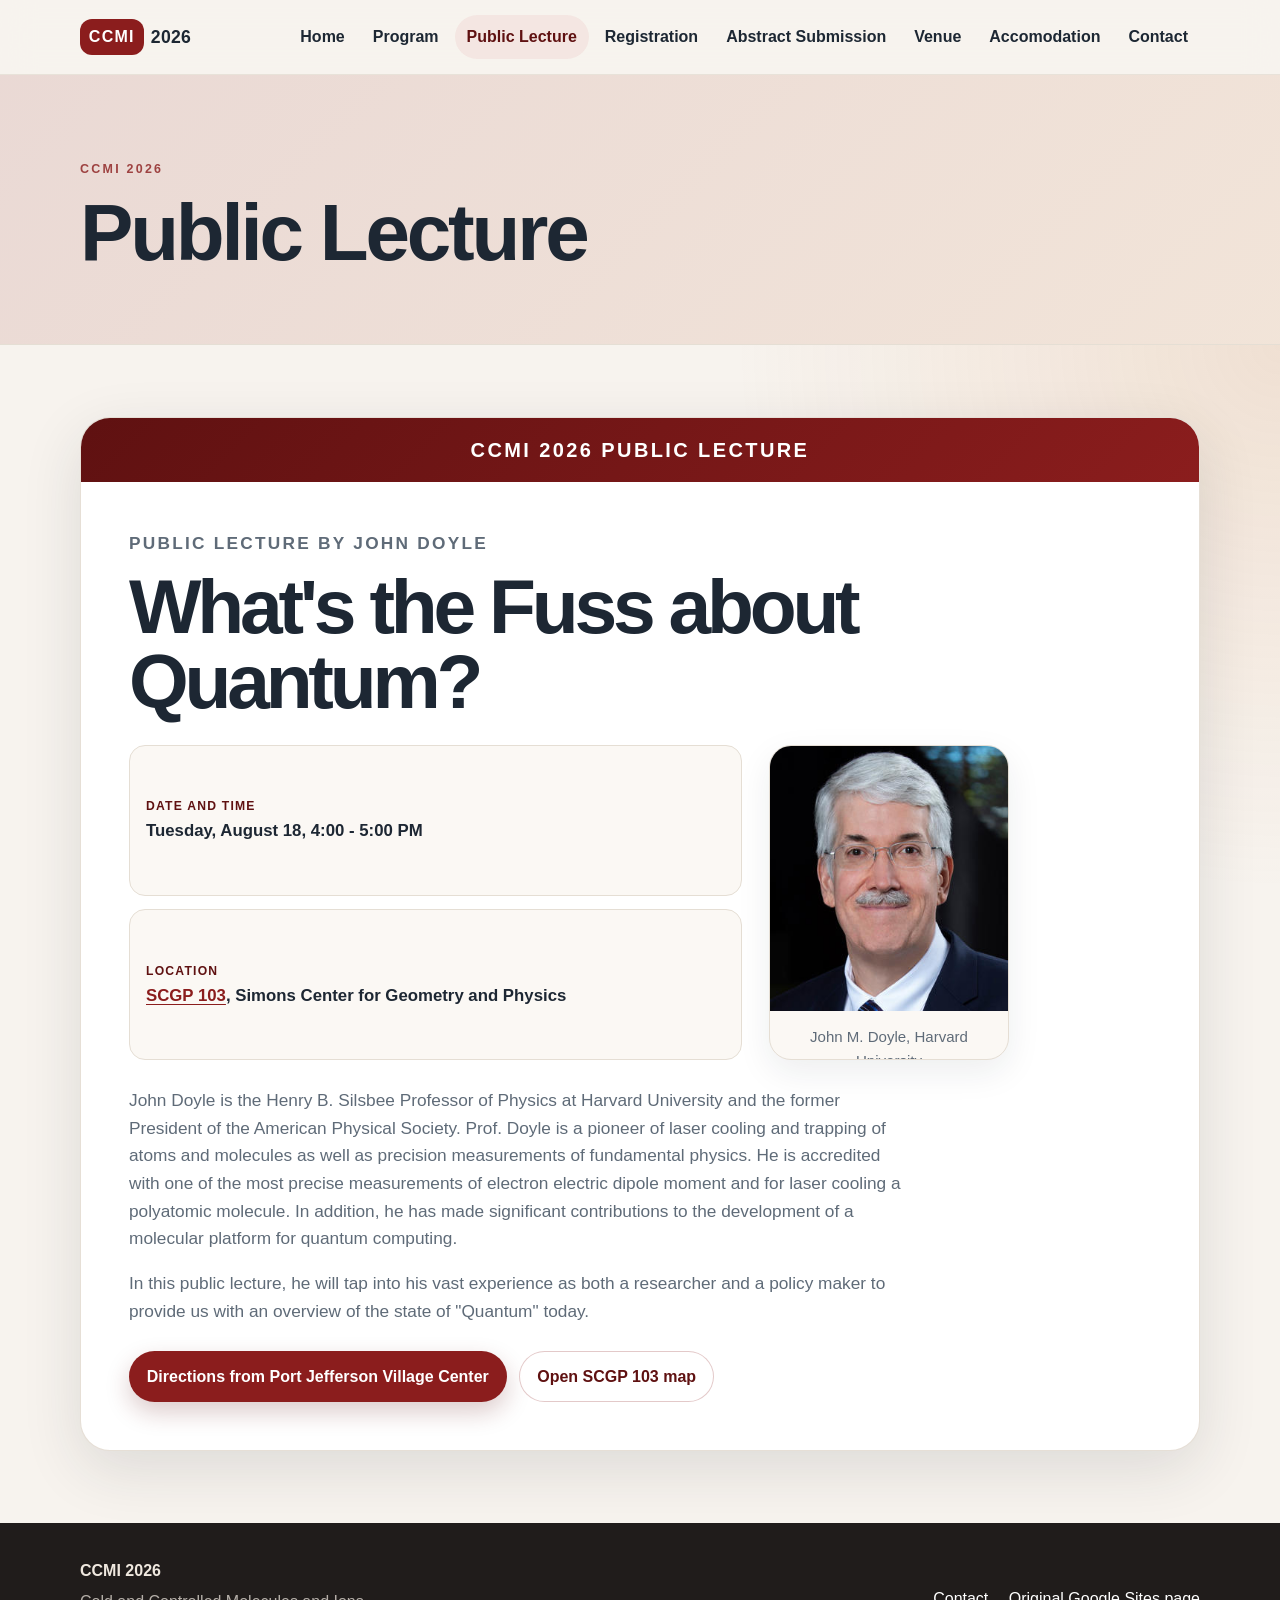
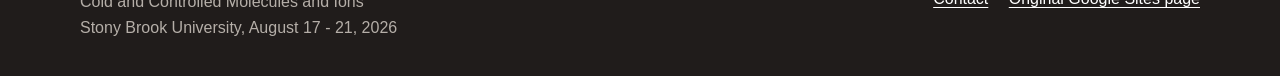
<file: public-lecture/index.html>
<!DOCTYPE html>

<html lang="en">
<head>
<meta charset="utf-8"/>
<meta content="width=device-width, initial-scale=1" name="viewport"/>
<title>Public Lecture | CCMI 2026</title>
<meta content="CCMI 2026 public lecture by John Doyle: What's the Fuss about Quantum?, Tuesday, August 18, 4:00-5:00 PM, SCGP 103." name="description"/>
<meta content="w68Z3fthPBbax9N0cDsS-JQqRQEaWdA3d3wQGxd3zi4" name="google-site-verification"/>
<link href="../assets/css/styles.css" rel="stylesheet"/>
</head>
<body>
<a class="skip-link" href="#main">Skip to main content</a>
<header class="site-header">
<div class="container nav-wrap">
<a aria-label="CCMI 2026 Home" class="brand" href="../index.html">
<span class="brand-mark">CCMI</span>
<span class="brand-text">2026</span>
</a>
<button aria-controls="site-nav" aria-expanded="false" class="nav-toggle" type="button">
<span class="sr-only">Toggle navigation</span>
<span></span><span></span><span></span>
</button>
<nav aria-label="Primary navigation" class="site-nav" id="site-nav">
<a class="" href="../index.html">Home</a>
<a class="" href="../program/">Program</a>
<a aria-current="page" class="active" href="../public-lecture/">Public Lecture</a>
<a class="" href="../registration/">Registration</a>
<a class="" href="../abstract-submission/">Abstract Submission</a>
<a class="" href="../venue/">Venue</a>
<a class="" href="../accomodation/">Accomodation</a>
<a class="" href="../contact/">Contact</a>
</nav>
</div>
</header>
<main id="main">
<section class="page-hero">
<div class="container">
<p class="eyebrow">CCMI 2026</p>
<h1>Public Lecture</h1>
</div>
</section>
<section class="section public-lecture-section">
<div class="container">
<article aria-labelledby="lecture-title" class="lecture-flyer">
<div class="lecture-flyer-banner">
<span>CCMI 2026 Public Lecture</span>
</div>
<div class="lecture-flyer-grid">
<div class="lecture-flyer-copy">
<p class="lecture-kicker">Public Lecture by John Doyle</p>
<h2 id="lecture-title">What's the Fuss about Quantum?</h2><div class="lecture-meta-row"><dl class="lecture-details">
<div>
<dt>Date and time</dt>
<dd>Tuesday, August 18, 4:00 - 5:00 PM</dd>
</div>
<div>
<dt>Location</dt>
<dd><a href="https://maps.google.com/maps?hl=en&amp;q=SCGP%20103&amp;source=calendar" rel="noopener noreferrer" target="_blank">SCGP 103</a>, Simons Center for Geometry and Physics</dd>
</div>
</dl><figure class="lecture-portrait-card lecture-portrait-top">
<img alt="John Doyle headshot" loading="lazy" src="../assets/img/john-doyle.jpg"/>
<figcaption>John M. Doyle, Harvard University</figcaption>
</figure></div>

<p>John Doyle is the Henry B. Silsbee Professor of Physics at Harvard University and the former President of the American Physical Society. Prof. Doyle is a pioneer of laser cooling and trapping of atoms and molecules as well as precision measurements of fundamental physics. He is accredited with one of the most precise measurements of electron electric dipole moment and for laser cooling a polyatomic molecule. In addition, he has made significant contributions to the development of a molecular platform for quantum computing.</p>
<p>In this public lecture, he will tap into his vast experience as both a researcher and a policy maker to provide us with an overview of the state of "Quantum" today.</p>
<div aria-label="Lecture links" class="lecture-actions">
<a class="button primary" href="https://www.google.com/maps/dir/Port+Jefferson+Village+Center,+101+E+Broadway,+Port+Jefferson,+NY+11777/Simons+Center+for+Geometry+and+Physics,+State+University+of+New+York,+Stony+Brook,+NY+11794/@40.9308402,-73.1186967,14z/data=!3m1!4b1!4m14!4m13!1m5!1m1!1s0x89e84068f968c5bb:0x912639a609c02c91!2m2!1d-73.0671804!2d40.9484492!1m5!1m1!1s0x89e83f25881e3aab:0xcd368d843737a76d!2m2!1d-73.1270693!2d40.9156228!3e0?entry=ttu&amp;g_ep=EgoyMDI2MDgxMi4wIKXMDSoASAFQAw%3D%3D" rel="noopener noreferrer" target="_blank">Directions from Port Jefferson Village Center</a>
<a class="button secondary" href="https://maps.google.com/maps?hl=en&amp;q=SCGP%20103&amp;source=calendar" rel="noopener noreferrer" target="_blank">Open SCGP 103 map</a>
</div>
</div>

</div>
</article>
</div>
</section>
</main>
<footer class="site-footer">
<div class="container footer-grid">
<div>
<strong>CCMI 2026</strong>
<p>Cold and Controlled Molecules and Ions<br/>Stony Brook University, August 17 - 21, 2026</p>
</div>
<div>
<a href="../contact/">Contact</a>
<a href="https://sites.google.com/iu.edu/ccmi2026">Original Google Sites page</a>
</div>
</div>
</footer>
<script src="../assets/js/main.js"></script>
</body>
</html>
</file>
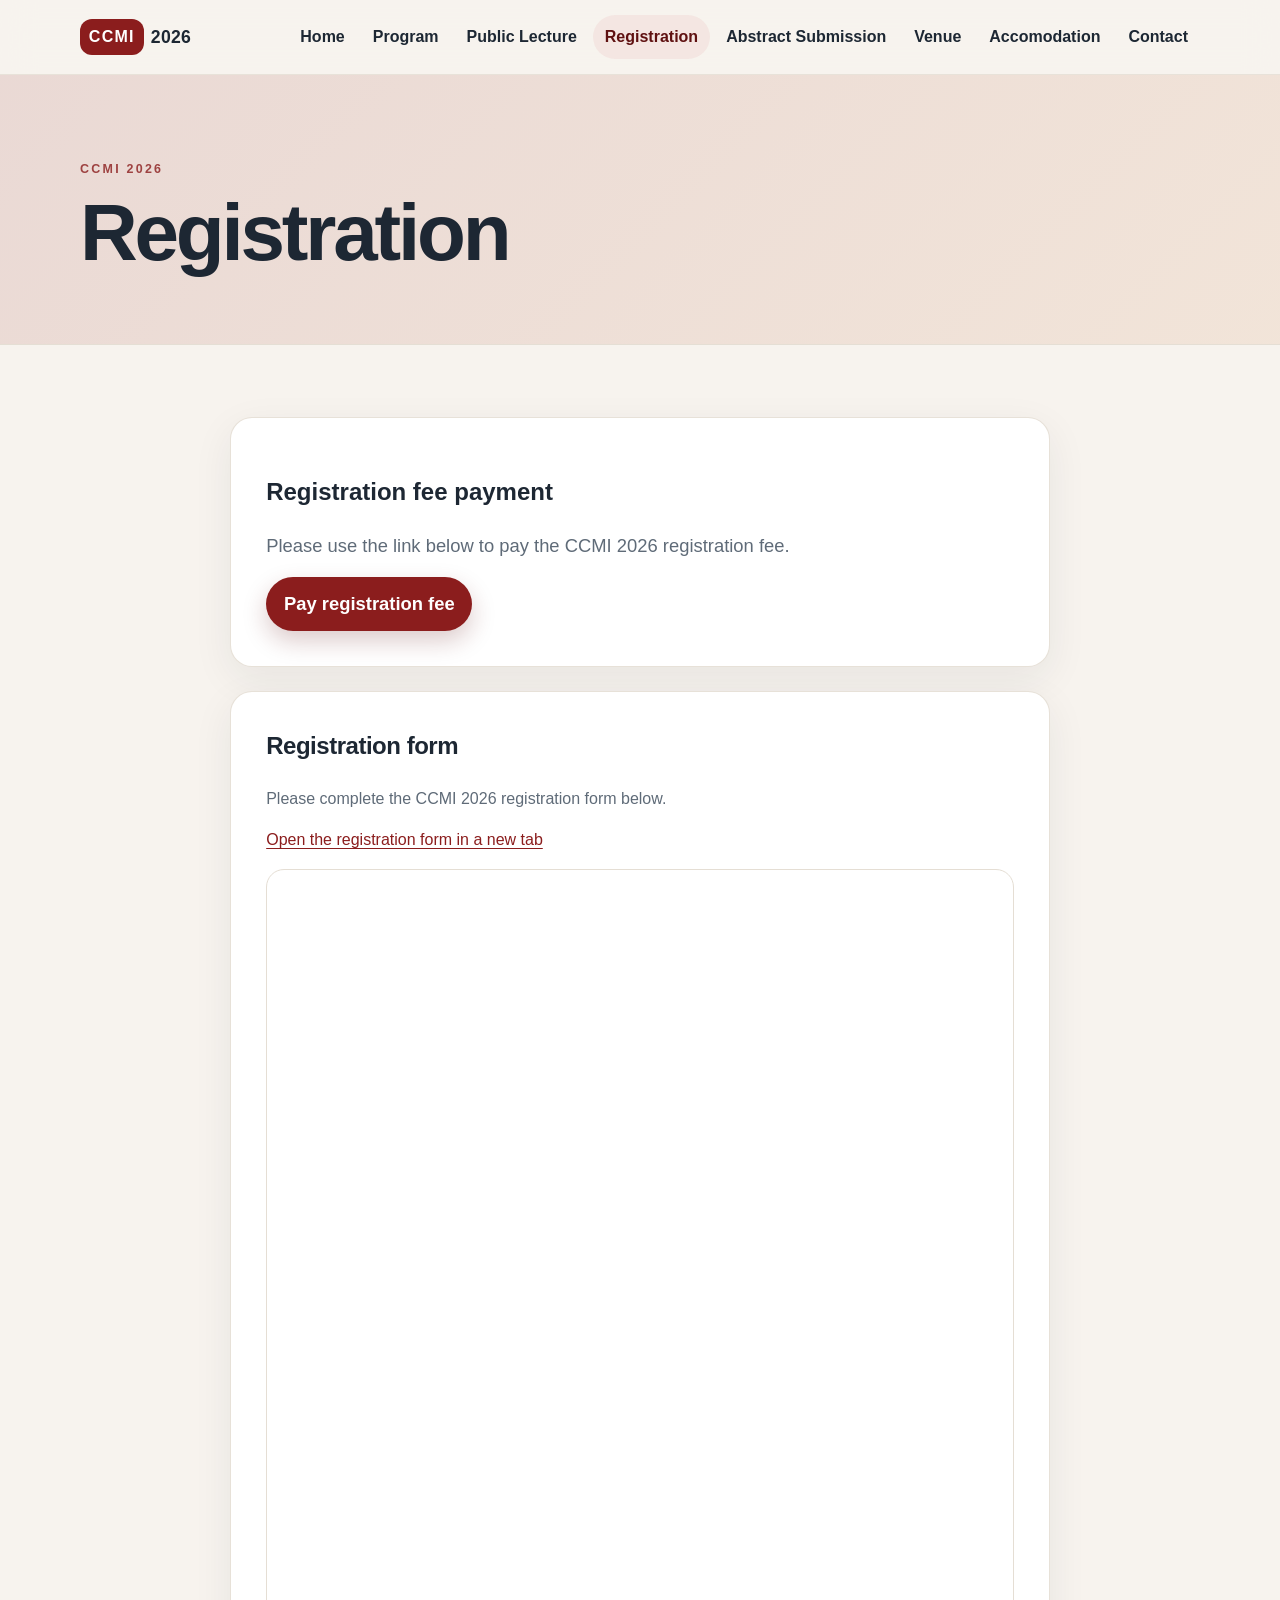
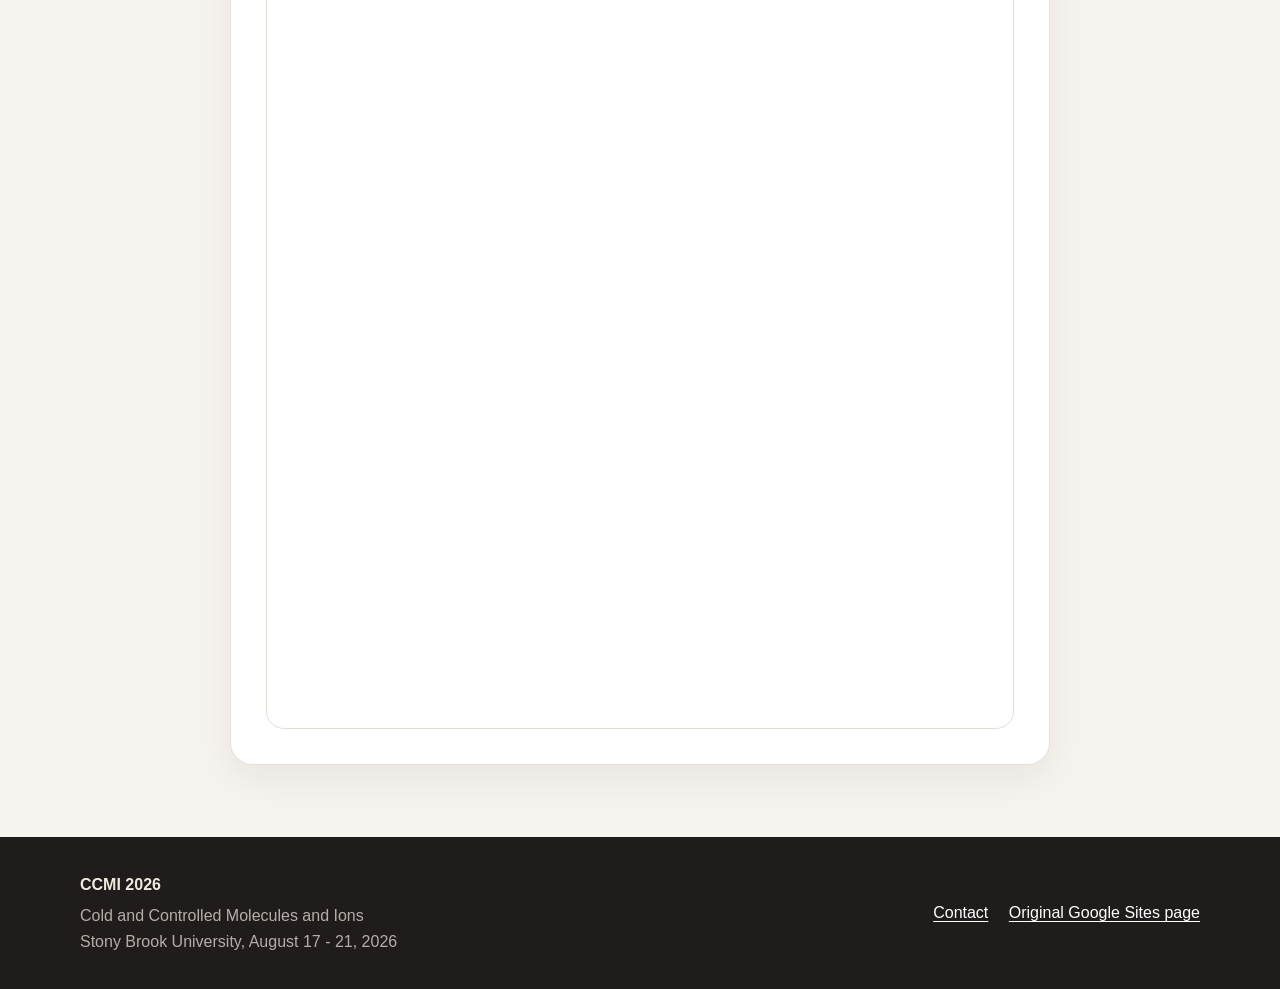
<file: registration/index.html>
<!doctype html>
<html lang="en">
<head>
  <meta charset="utf-8">
  <meta name="viewport" content="width=device-width, initial-scale=1">
  <title>Registration | CCMI 2026</title>
  <meta name="description" content="Register for CCMI 2026 and pay the conference registration fee.">
  <meta name="google-site-verification" content="w68Z3fthPBbax9N0cDsS-JQqRQEaWdA3d3wQGxd3zi4">
  <link rel="stylesheet" href="../assets/css/styles.css">
</head>
<body>
  <a class="skip-link" href="#main">Skip to main content</a>
  <header class="site-header">
    <div class="container nav-wrap">
      <a class="brand" href="../index.html" aria-label="CCMI 2026 Home">
        <span class="brand-mark">CCMI</span>
        <span class="brand-text">2026</span>
      </a>
      <button class="nav-toggle" type="button" aria-expanded="false" aria-controls="site-nav">
        <span class="sr-only">Toggle navigation</span>
        <span></span><span></span><span></span>
      </button>
      <nav id="site-nav" class="site-nav" aria-label="Primary navigation">
          <a class="" href="../index.html">Home</a>
          <a class="" href="../program/">Program</a>
          <a class="" href="../public-lecture/">Public Lecture</a>
          <a class="active" href="../registration/" aria-current="page">Registration</a>
          <a class="" href="../abstract-submission/">Abstract Submission</a>
          <a class="" href="../venue/">Venue</a>
          <a class="" href="../accomodation/">Accomodation</a>
          <a class="" href="../contact/">Contact</a>
      </nav>
    </div>
  </header>

  <main id="main">

    <section class="page-hero">
      <div class="container">
        <p class="eyebrow">CCMI 2026</p>
        <h1>Registration</h1>
      </div>
    </section>

    <section class="section">
      <div class="container narrow">
        <div class="notice-card" style="margin-bottom: 1.5rem;">
          <h2>Registration fee payment</h2>
          <p>Please use the link below to pay the CCMI 2026 registration fee.</p>
          <p style="margin-top: 1rem;">
            <a class="button primary"
               href="https://cvent.me/WxgNKy"
               target="_blank"
               rel="noopener noreferrer">
              Pay registration fee
            </a>
          </p>
        </div>

        <div class="content-card">
          <h2>Registration form</h2>
          <p>Please complete the CCMI 2026 registration form below.</p>
          <p>
            <a href="https://docs.google.com/forms/d/e/1FAIpQLSdqTrJhO0KVVaq5wUk4kCkekInE82X7U19XiiZh92j40vM2JQ/viewform?usp=dialog"
               target="_blank"
               rel="noopener noreferrer">
              Open the registration form in a new tab
            </a>
          </p>
          <div style="overflow: hidden; border: 1px solid var(--line); border-radius: 18px; background: #fff;">
            <iframe
              title="CCMI 2026 registration form"
              src="https://docs.google.com/forms/d/e/1FAIpQLSdqTrJhO0KVVaq5wUk4kCkekInE82X7U19XiiZh92j40vM2JQ/viewform?embedded=true"
              width="100%"
              height="1450"
              frameborder="0"
              marginheight="0"
              marginwidth="0">Loading...</iframe>
          </div>
        </div>
      </div>
    </section>

  </main>

  <footer class="site-footer">
    <div class="container footer-grid">
      <div>
        <strong>CCMI 2026</strong>
        <p>Cold and Controlled Molecules and Ions<br>Stony Brook University, August 17 - 21, 2026</p>
      </div>
      <div>
        <a href="../contact/">Contact</a>
        <a href="https://sites.google.com/iu.edu/ccmi2026">Original Google Sites page</a>
      </div>
    </div>
  </footer>
  <script src="../assets/js/main.js"></script>
</body>
</html>
</file>
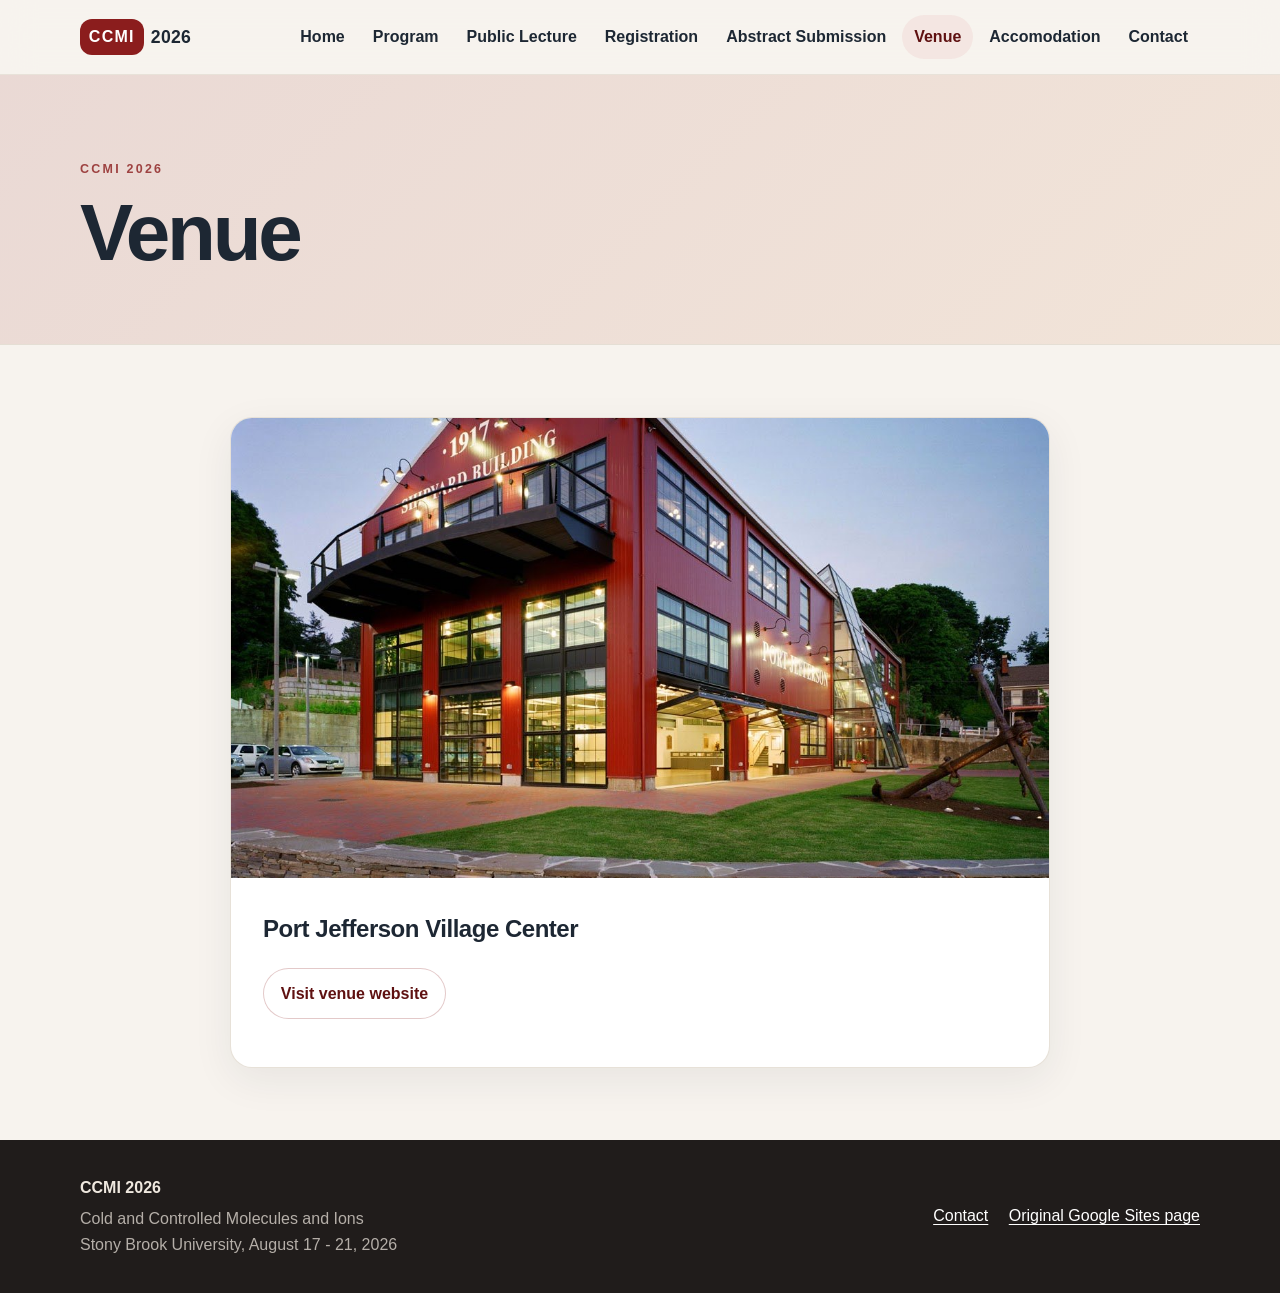
<file: venue/index.html>
<!doctype html>
<html lang="en">
<head>
  <meta charset="utf-8">
  <meta name="viewport" content="width=device-width, initial-scale=1">
  <title>Venue | CCMI 2026</title>
  <meta name="description" content="CCMI 2026 venue information.">
  <meta name="google-site-verification" content="w68Z3fthPBbax9N0cDsS-JQqRQEaWdA3d3wQGxd3zi4">
  <link rel="stylesheet" href="../assets/css/styles.css">
</head>
<body>
  <a class="skip-link" href="#main">Skip to main content</a>
  <header class="site-header">
    <div class="container nav-wrap">
      <a class="brand" href="../index.html" aria-label="CCMI 2026 Home">
        <span class="brand-mark">CCMI</span>
        <span class="brand-text">2026</span>
      </a>
      <button class="nav-toggle" type="button" aria-expanded="false" aria-controls="site-nav">
        <span class="sr-only">Toggle navigation</span>
        <span></span><span></span><span></span>
      </button>
      <nav id="site-nav" class="site-nav" aria-label="Primary navigation">
          <a class="" href="../index.html">Home</a>
          <a class="" href="../program/">Program</a>
          <a class="" href="../public-lecture/">Public Lecture</a>
          <a class="" href="../registration/">Registration</a>
          <a class="" href="../abstract-submission/">Abstract Submission</a>
          <a class="active" href="../venue/" aria-current="page">Venue</a>
          <a class="" href="../accomodation/">Accomodation</a>
          <a class="" href="../contact/">Contact</a>
      </nav>
    </div>
  </header>

  <main id="main">

    <section class="page-hero">
      <div class="container">
        <p class="eyebrow">CCMI 2026</p>
        <h1>Venue</h1>
      </div>
    </section>
    <section class="section">
      <div class="container narrow">
        <figure class="venue-card">
          <img src="../assets/img/port-jefferson-village-center.jpg" alt="Port Jefferson Village Center" loading="lazy">
          <figcaption>
            <h2>Port Jefferson Village Center</h2>
            <p><a class="button secondary" href="https://www.portjeffny.gov/227/Village-Center">Visit venue website</a></p>
          </figcaption>
        </figure>
      </div>
    </section>

  </main>

  <footer class="site-footer">
    <div class="container footer-grid">
      <div>
        <strong>CCMI 2026</strong>
        <p>Cold and Controlled Molecules and Ions<br>Stony Brook University, August 17 - 21, 2026</p>
      </div>
      <div>
        <a href="../contact/">Contact</a>
        <a href="https://sites.google.com/iu.edu/ccmi2026">Original Google Sites page</a>
      </div>
    </div>
  </footer>
  <script src="../assets/js/main.js"></script>
</body>
</html>
</file>
<file: assets/css/styles.css>
:root {
  --bg: #f7f3ee;
  --surface: #ffffff;
  --surface-soft: #fbf8f4;
  --text: #1d2733;
  --muted: #5f6b78;
  --line: #e5ded4;
  --accent: #8b1d1d;
  --accent-dark: #5f1111;
  --accent-soft: #f4e6e2;
  --shadow: 0 18px 60px rgba(29, 39, 51, 0.12);
  --radius: 22px;
}

* {
  box-sizing: border-box;
}

html {
  scroll-behavior: smooth;
}

body {
  margin: 0;
  font-family: -apple-system, BlinkMacSystemFont, "Segoe UI", Roboto, Helvetica, Arial, sans-serif;
  color: var(--text);
  background: var(--bg);
  line-height: 1.6;
}

img {
  max-width: 100%;
  display: block;
}

a {
  color: var(--accent);
  text-decoration-thickness: 0.08em;
  text-underline-offset: 0.18em;
}

a:hover {
  color: var(--accent-dark);
}

.container {
  width: min(1120px, calc(100% - 2rem));
  margin: 0 auto;
}

.narrow {
  width: min(820px, calc(100% - 2rem));
}

.skip-link {
  position: absolute;
  left: 1rem;
  top: -4rem;
  z-index: 100;
  background: var(--text);
  color: #fff;
  padding: 0.7rem 1rem;
  border-radius: 999px;
  transition: top 0.2s ease;
}

.skip-link:focus {
  top: 1rem;
}

.sr-only {
  position: absolute;
  width: 1px;
  height: 1px;
  padding: 0;
  margin: -1px;
  overflow: hidden;
  clip: rect(0, 0, 0, 0);
  white-space: nowrap;
  border: 0;
}

.site-header {
  position: sticky;
  top: 0;
  z-index: 10;
  background: rgba(247, 243, 238, 0.92);
  backdrop-filter: blur(16px);
  border-bottom: 1px solid rgba(229, 222, 212, 0.8);
}

.nav-wrap {
  display: flex;
  align-items: center;
  justify-content: space-between;
  gap: 1rem;
  min-height: 74px;
}

.brand {
  display: inline-flex;
  align-items: center;
  gap: 0.45rem;
  color: var(--text);
  font-weight: 800;
  letter-spacing: 0.02em;
  text-decoration: none;
}

.brand-mark {
  background: var(--accent);
  color: #fff;
  border-radius: 12px;
  padding: 0.35rem 0.55rem;
  letter-spacing: 0.08em;
}

.brand-text {
  font-size: 1.1rem;
}

.site-nav {
  display: flex;
  align-items: center;
  justify-content: flex-end;
  flex-wrap: wrap;
  gap: 0.25rem;
}

.site-nav a {
  color: var(--text);
  text-decoration: none;
  font-weight: 650;
  padding: 0.55rem 0.75rem;
  border-radius: 999px;
}

.site-nav a:hover,
.site-nav a.active {
  background: var(--accent-soft);
  color: var(--accent-dark);
}

.nav-toggle {
  display: none;
  border: 0;
  background: transparent;
  width: 44px;
  height: 44px;
  padding: 0;
  cursor: pointer;
}

.nav-toggle span:not(.sr-only) {
  display: block;
  width: 24px;
  height: 2px;
  background: var(--text);
  margin: 5px auto;
  transition: transform 0.2s ease, opacity 0.2s ease;
}

.hero {
  position: relative;
  overflow: hidden;
  padding: 7.5rem 0 6.5rem;
  background: linear-gradient(135deg, #541111 0%, #8b1d1d 48%, #d18a56 100%);
  color: #fff;
}

.hero::after {
  content: "";
  position: absolute;
  inset: auto -10% -45% 35%;
  height: 390px;
  background: rgba(255, 255, 255, 0.11);
  border-radius: 999px;
  transform: rotate(-8deg);
}

.hero-inner {
  position: relative;
  z-index: 1;
}

.eyebrow {
  margin: 0 0 0.7rem;
  color: inherit;
  font-size: 0.78rem;
  font-weight: 800;
  letter-spacing: 0.18em;
  text-transform: uppercase;
  opacity: 0.8;
}

.hero h1,
.page-hero h1 {
  margin: 0;
  line-height: 1.05;
  letter-spacing: -0.04em;
}

.hero h1 {
  max-width: 900px;
  font-size: clamp(3rem, 8vw, 6.6rem);
}

.hero-subtitle {
  max-width: 650px;
  margin: 1.2rem 0 0;
  font-size: clamp(1.25rem, 2.5vw, 1.75rem);
  opacity: 0.92;
}

.hero-actions {
  display: flex;
  gap: 0.85rem;
  flex-wrap: wrap;
  margin-top: 2rem;
}

.button {
  display: inline-flex;
  align-items: center;
  justify-content: center;
  min-height: 44px;
  padding: 0.72rem 1.05rem;
  border-radius: 999px;
  font-weight: 800;
  text-decoration: none;
  border: 1px solid transparent;
}

.button.primary {
  background: var(--accent);
  color: #fff;
  box-shadow: 0 10px 25px rgba(95, 17, 17, 0.22);
}

.hero .button.primary {
  background: #fff;
  color: var(--accent-dark);
}

.button.secondary {
  color: var(--accent-dark);
  border-color: rgba(139, 29, 29, 0.24);
  background: rgba(255, 255, 255, 0.72);
}

.hero .button.secondary {
  color: #fff;
  border-color: rgba(255,255,255,0.55);
  background: rgba(255,255,255,0.14);
}

.section {
  padding: 4.5rem 0;
}

.alt-section {
  background: var(--surface-soft);
  border-top: 1px solid var(--line);
  border-bottom: 1px solid var(--line);
}

.section-heading {
  margin-bottom: 1.5rem;
}

.section-heading .eyebrow,
.page-hero .eyebrow {
  color: var(--accent);
}

.section-heading h2 {
  margin: 0;
  font-size: clamp(2rem, 4vw, 3.1rem);
  letter-spacing: -0.035em;
  line-height: 1.08;
}

.speaker-grid {
  display: grid;
  grid-template-columns: repeat(3, minmax(0, 1fr));
  gap: 0.9rem;
}

.speakers-layout {
  display: grid;
  grid-template-columns: minmax(0, 1fr) minmax(320px, 1fr);
  gap: clamp(1.5rem, 4vw, 3rem);
  align-items: start;
}

.speakers-layout .speaker-grid {
  grid-template-columns: repeat(2, minmax(0, 1fr));
}

.speaker-image-card {
  position: sticky;
  top: 96px;
  background: var(--surface);
  border: 1px solid rgba(229, 222, 212, 0.9);
  border-radius: var(--radius);
  box-shadow: 0 12px 40px rgba(29, 39, 51, 0.07);
  padding: clamp(0.8rem, 2vw, 1.2rem);
}

.speaker-image-card img {
  width: 100%;
  height: auto;
  border-radius: calc(var(--radius) - 8px);
  object-fit: contain;
}

.speaker-card,
.content-card,
.notice-card,
.person-card,
.venue-card {
  background: var(--surface);
  border: 1px solid rgba(229, 222, 212, 0.9);
  border-radius: var(--radius);
  box-shadow: 0 12px 40px rgba(29, 39, 51, 0.07);
}

.speaker-card {
  padding: 1.05rem;
}

.speaker-card h3 {
  margin: 0 0 0.25rem;
  font-size: 1rem;
  line-height: 1.25;
}

.speaker-card p {
  margin: 0;
  color: var(--muted);
  font-size: 0.94rem;
}

.person-grid {
  display: grid;
  grid-template-columns: repeat(2, minmax(0, 1fr));
  gap: 1.2rem;
}

.person-card {
  overflow: hidden;
}

.person-card img {
  width: 100%;
  aspect-ratio: 4 / 3;
  object-fit: cover;
  object-position: center 20%;
}

.person-card-body {
  padding: 1.25rem;
}

.person-card h3,
.venue-card h2,
.content-card h2,
.content-card h3 {
  margin-top: 0;
  letter-spacing: -0.02em;
}

.person-card p,
.content-card p,
.notice-card p,
.venue-card p {
  color: var(--muted);
}

.page-hero {
  padding: 5.3rem 0 4.3rem;
  background: linear-gradient(135deg, rgba(139,29,29,0.12), rgba(209,138,86,0.14));
  border-bottom: 1px solid var(--line);
}

.page-hero h1 {
  font-size: clamp(2.7rem, 7vw, 5rem);
}

.content-card,
.notice-card {
  padding: clamp(1.4rem, 4vw, 2.2rem);
}

.notice-card p {
  margin: 0;
  font-size: 1.15rem;
}

.hotel-links {
  display: grid;
  gap: 0.85rem;
  margin-top: 1.25rem;
}

.hotel-links .button {
  width: 100%;
  justify-content: flex-start;
  text-align: left;
  border-radius: 16px;
  line-height: 1.35;
}

.hotel-links .conference-hotel {
  display: grid;
  gap: 0.2rem;
  align-items: start;
  border: 2px solid #d6a43c;
  background: linear-gradient(135deg, var(--accent-dark), var(--accent));
  box-shadow: 0 14px 34px rgba(95, 17, 17, 0.3);
}

.hotel-badge {
  display: inline-flex;
  width: fit-content;
  padding: 0.2rem 0.58rem;
  border-radius: 999px;
  background: rgba(255, 255, 255, 0.18);
  color: #fff;
  font-size: 0.72rem;
  font-weight: 900;
  letter-spacing: 0.08em;
  text-transform: uppercase;
}

.hotel-name {
  font-size: 1.08rem;
  font-weight: 900;
}

.hotel-note {
  font-size: 0.92rem;
  font-weight: 700;
  opacity: 0.9;
}

.check-list {
  display: grid;
  gap: 0.55rem;
  margin: 1rem 0 0;
  padding-left: 1.2rem;
}

.venue-card {
  overflow: hidden;
  margin: 0;
}

.venue-card img {
  width: 100%;
  aspect-ratio: 16 / 9;
  object-fit: cover;
}

.venue-card figcaption {
  padding: clamp(1.4rem, 4vw, 2rem);
}


.public-lecture-section {
  background:
    radial-gradient(circle at top right, rgba(209, 138, 86, 0.18), transparent 34rem),
    var(--bg);
}

.lecture-flyer {
  overflow: hidden;
  background: var(--surface);
  border: 1px solid rgba(229, 222, 212, 0.95);
  border-radius: calc(var(--radius) + 8px);
  box-shadow: var(--shadow);
}

.lecture-flyer-banner {
  display: flex;
  align-items: center;
  justify-content: center;
  min-height: 64px;
  padding: 1rem;
  background: linear-gradient(135deg, var(--accent-dark), var(--accent));
  color: #fff;
  font-size: clamp(1rem, 2vw, 1.25rem);
  font-weight: 900;
  letter-spacing: 0.12em;
  text-align: center;
  text-transform: uppercase;
}

.lecture-flyer-grid {
  display: grid;
  grid-template-columns: minmax(0, 1.45fr) minmax(260px, 0.75fr);
  gap: clamp(1.5rem, 4vw, 3rem);
  align-items: start;
  padding: clamp(1.5rem, 5vw, 3rem);
}

.lecture-kicker {
  margin: 0 0 0.7rem;
  color: var(--accent);
  font-size: 0.9rem;
  font-weight: 900;
  letter-spacing: 0.13em;
  text-transform: uppercase;
}

.lecture-flyer-copy h2 {
  max-width: 780px;
  margin: 0;
  font-size: clamp(2.3rem, 6vw, 5rem);
  line-height: 0.98;
  letter-spacing: -0.055em;
}

.lecture-details {
  display: grid;
  grid-template-columns: repeat(2, minmax(0, 1fr));
  gap: 0.85rem;
  margin: 1.6rem 0;
}

.lecture-details div {
  padding: 1rem;
  border: 1px solid var(--line);
  border-radius: 16px;
  background: var(--surface-soft);
}

.lecture-details dt {
  color: var(--accent-dark);
  font-size: 0.76rem;
  font-weight: 900;
  letter-spacing: 0.1em;
  text-transform: uppercase;
}

.lecture-details dd {
  margin: 0.25rem 0 0;
  color: var(--text);
  font-size: 1.05rem;
  font-weight: 750;
  line-height: 1.35;
}

.lecture-flyer-copy p {
  max-width: 780px;
  color: var(--muted);
  font-size: 1.08rem;
}

.lecture-actions {
  display: flex;
  flex-wrap: wrap;
  gap: 0.8rem;
  margin-top: 1.6rem;
}

.lecture-portrait-card {
  overflow: hidden;
  margin: 0;
  background: var(--surface-soft);
  border: 1px solid var(--line);
  border-radius: var(--radius);
  box-shadow: 0 12px 34px rgba(29, 39, 51, 0.08);
}

.lecture-portrait-card img {
  width: 100%;
  aspect-ratio: 4 / 5;
  object-fit: cover;
  object-position: center top;
}

.lecture-portrait-card figcaption {
  padding: 0.85rem 1rem;
  color: var(--muted);
  font-size: 0.94rem;
  text-align: center;
}

@media (max-width: 860px) {
  .lecture-flyer-grid,
  .lecture-details {
    grid-template-columns: 1fr;
  }

  .lecture-portrait-card {
    max-width: 360px;
  }
}

@media print {
  .site-header,
  .site-footer,
  .page-hero,
  .lecture-actions {
    display: none;
  }

  body {
    background: #fff;
  }

  .section {
    padding: 0;
  }

  .lecture-flyer {
    border: 1px solid #222;
    border-radius: 0;
    box-shadow: none;
  }
}

.site-footer {
  padding: 2.2rem 0;
  background: #201c1b;
  color: #efe8df;
}

.site-footer p {
  margin: 0.35rem 0 0;
  color: rgba(239, 232, 223, 0.72);
}

.site-footer a {
  color: #fff;
  display: inline-block;
  margin-left: 1rem;
}

.footer-grid {
  display: flex;
  justify-content: space-between;
  gap: 1.5rem;
  align-items: center;
}

@media (max-width: 960px) {
  .speakers-layout {
    grid-template-columns: 1fr;
  }

  .speaker-image-card {
    position: static;
  }
}

@media (max-width: 860px) {
  .nav-toggle {
    display: inline-block;
  }

  .site-nav {
    position: absolute;
    top: 74px;
    left: 0;
    right: 0;
    display: none;
    flex-direction: column;
    align-items: stretch;
    padding: 0.75rem 1rem 1rem;
    background: rgba(247, 243, 238, 0.98);
    border-bottom: 1px solid var(--line);
  }

  .site-nav.is-open {
    display: flex;
  }

  .site-nav a {
    padding: 0.8rem 1rem;
  }

  .speaker-grid {
    grid-template-columns: repeat(2, minmax(0, 1fr));
  }
}

@media (max-width: 640px) {
  .hero {
    padding: 5rem 0 4.4rem;
  }

  .section {
    padding: 3.2rem 0;
  }

  .speaker-grid,
  .person-grid {
    grid-template-columns: 1fr;
  }

  .footer-grid {
    align-items: flex-start;
    flex-direction: column;
  }

  .site-footer a {
    margin-left: 0;
    margin-right: 1rem;
    margin-top: 0.5rem;
  }
}

/* Public lecture top headshot layout */
.lecture-flyer-grid {
  display: block;
}

.lecture-meta-row {
  display: grid;
  grid-template-columns: minmax(0, 1fr) minmax(180px, 240px);
  gap: clamp(1rem, 3vw, 1.7rem);
  align-items: stretch;
  max-width: 880px;
  margin: 1.6rem 0 1.7rem;
}

.lecture-meta-row .lecture-details {
  grid-template-columns: 1fr;
  margin: 0;
}

.lecture-meta-row .lecture-details div {
  display: flex;
  flex-direction: column;
  justify-content: center;
  min-height: 6.1rem;
}

.lecture-portrait-top {
  align-self: stretch;
  justify-self: end;
  width: min(240px, 100%);
  margin: 0;
}

.lecture-portrait-top img {
  width: 100%;
  height: calc(100% - 3rem);
  min-height: 215px;
  aspect-ratio: 1 / 1;
  object-fit: cover;
  object-position: center top;
}

.lecture-portrait-top figcaption {
  min-height: 3rem;
  display: flex;
  align-items: center;
  justify-content: center;
}

@media (max-width: 860px) {
  .lecture-meta-row {
    grid-template-columns: 1fr;
    max-width: 100%;
  }

  .lecture-portrait-top {
    order: -1;
    justify-self: start;
    width: min(260px, 100%);
  }

  .lecture-portrait-top img {
    height: auto;
    min-height: 0;
  }
}
</file>
<file: assets/css/program.css>
.program-doc-tabs {
  display: flex;
  flex-wrap: wrap;
  gap: 0.75rem;
  margin: 0 0 1rem;
}

.program-doc-tab {
  display: inline-flex;
  align-items: center;
  justify-content: center;
  min-height: 44px;
  padding: 0.72rem 1.1rem;
  border: 1px solid var(--line);
  border-bottom: 2px solid var(--accent);
  border-radius: 14px 14px 0 0;
  background: var(--surface);
  color: var(--accent-dark);
  font-weight: 800;
  text-decoration: none;
  box-shadow: 0 8px 24px rgba(29, 39, 51, 0.06);
}

.program-doc-tab:hover,
.program-doc-tab:focus {
  color: var(--accent-dark);
  background: var(--surface-soft);
}

.program-table-card {
  background: var(--surface);
  border: 1px solid rgba(229, 222, 212, 0.9);
  border-radius: var(--radius);
  box-shadow: 0 12px 40px rgba(29, 39, 51, 0.07);
  padding: clamp(0.75rem, 2.5vw, 1.25rem);
}

.program-table-scroll {
  overflow-x: auto;
  -webkit-overflow-scrolling: touch;
}

.program-table {
  width: 100%;
  min-width: 1080px;
  border-collapse: collapse;
  table-layout: fixed;
  background: #fff;
  color: #000;
  font-size: clamp(0.92rem, 1.35vw, 1rem);
  line-height: 1.2;
  border: 1px solid #222;
}

.program-table caption {
  text-align: left;
  font-size: 1.35rem;
  font-weight: 800;
  color: var(--text);
  padding: 0 0 0.85rem;
}

.program-table th,
.program-table td {
  border: 1px solid #222;
  padding: 0.45rem 0.55rem;
  text-align: center;
  vertical-align: middle;
  background: #fff;
}

.program-table thead th {
  font-weight: 800;
}

.program-table .time-col {
  width: 126px;
  font-weight: 800;
  white-space: nowrap;
}

.program-table td strong {
  font-weight: 800;
}

.program-empty {
  background: #fff;
}

@media (max-width: 720px) {
  .program-table-card {
    margin-left: -0.5rem;
    margin-right: -0.5rem;
    border-radius: 16px;
  }

  .program-table {
    min-width: 980px;
  }
}


.program-event-link {
  color: inherit;
  text-decoration-color: var(--accent);
  text-decoration-thickness: 0.08em;
  text-underline-offset: 0.16em;
}

.program-event-link:hover,
.program-event-link:focus {
  color: var(--accent-dark);
}
</file>
